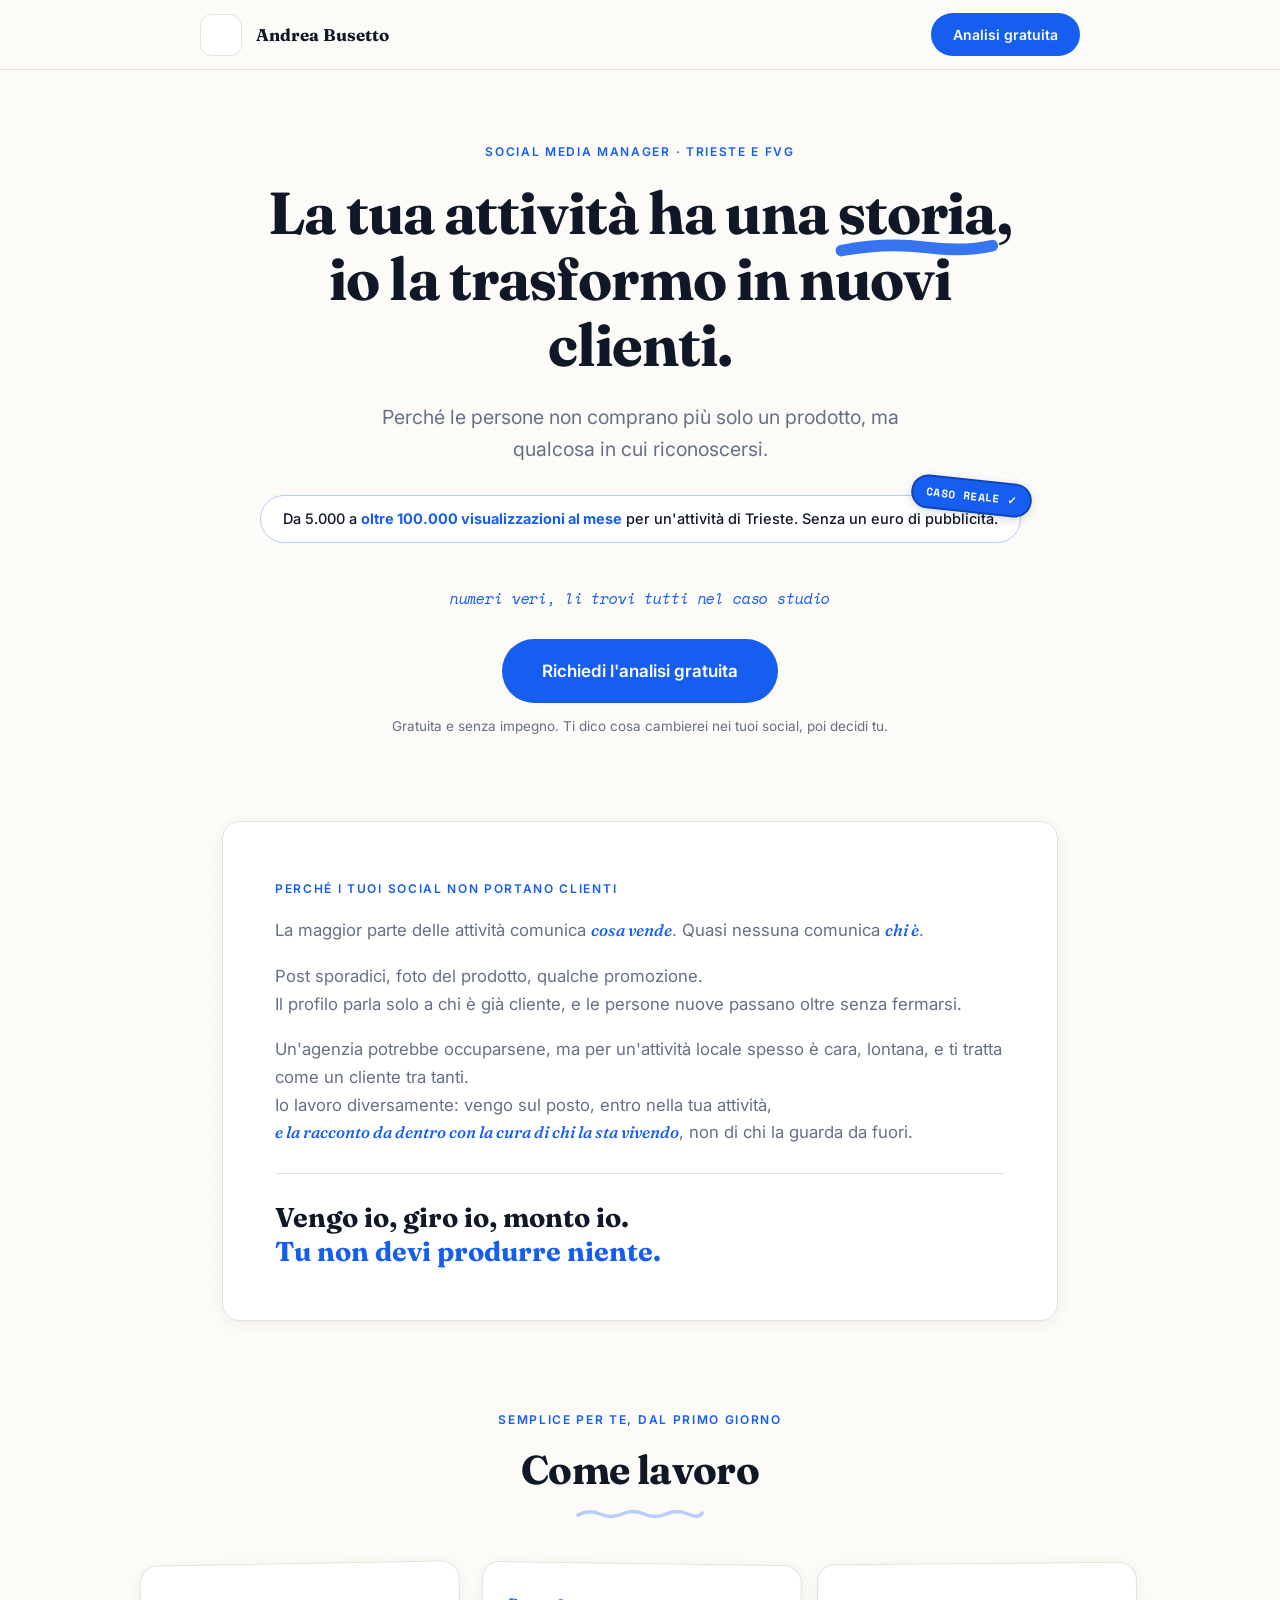
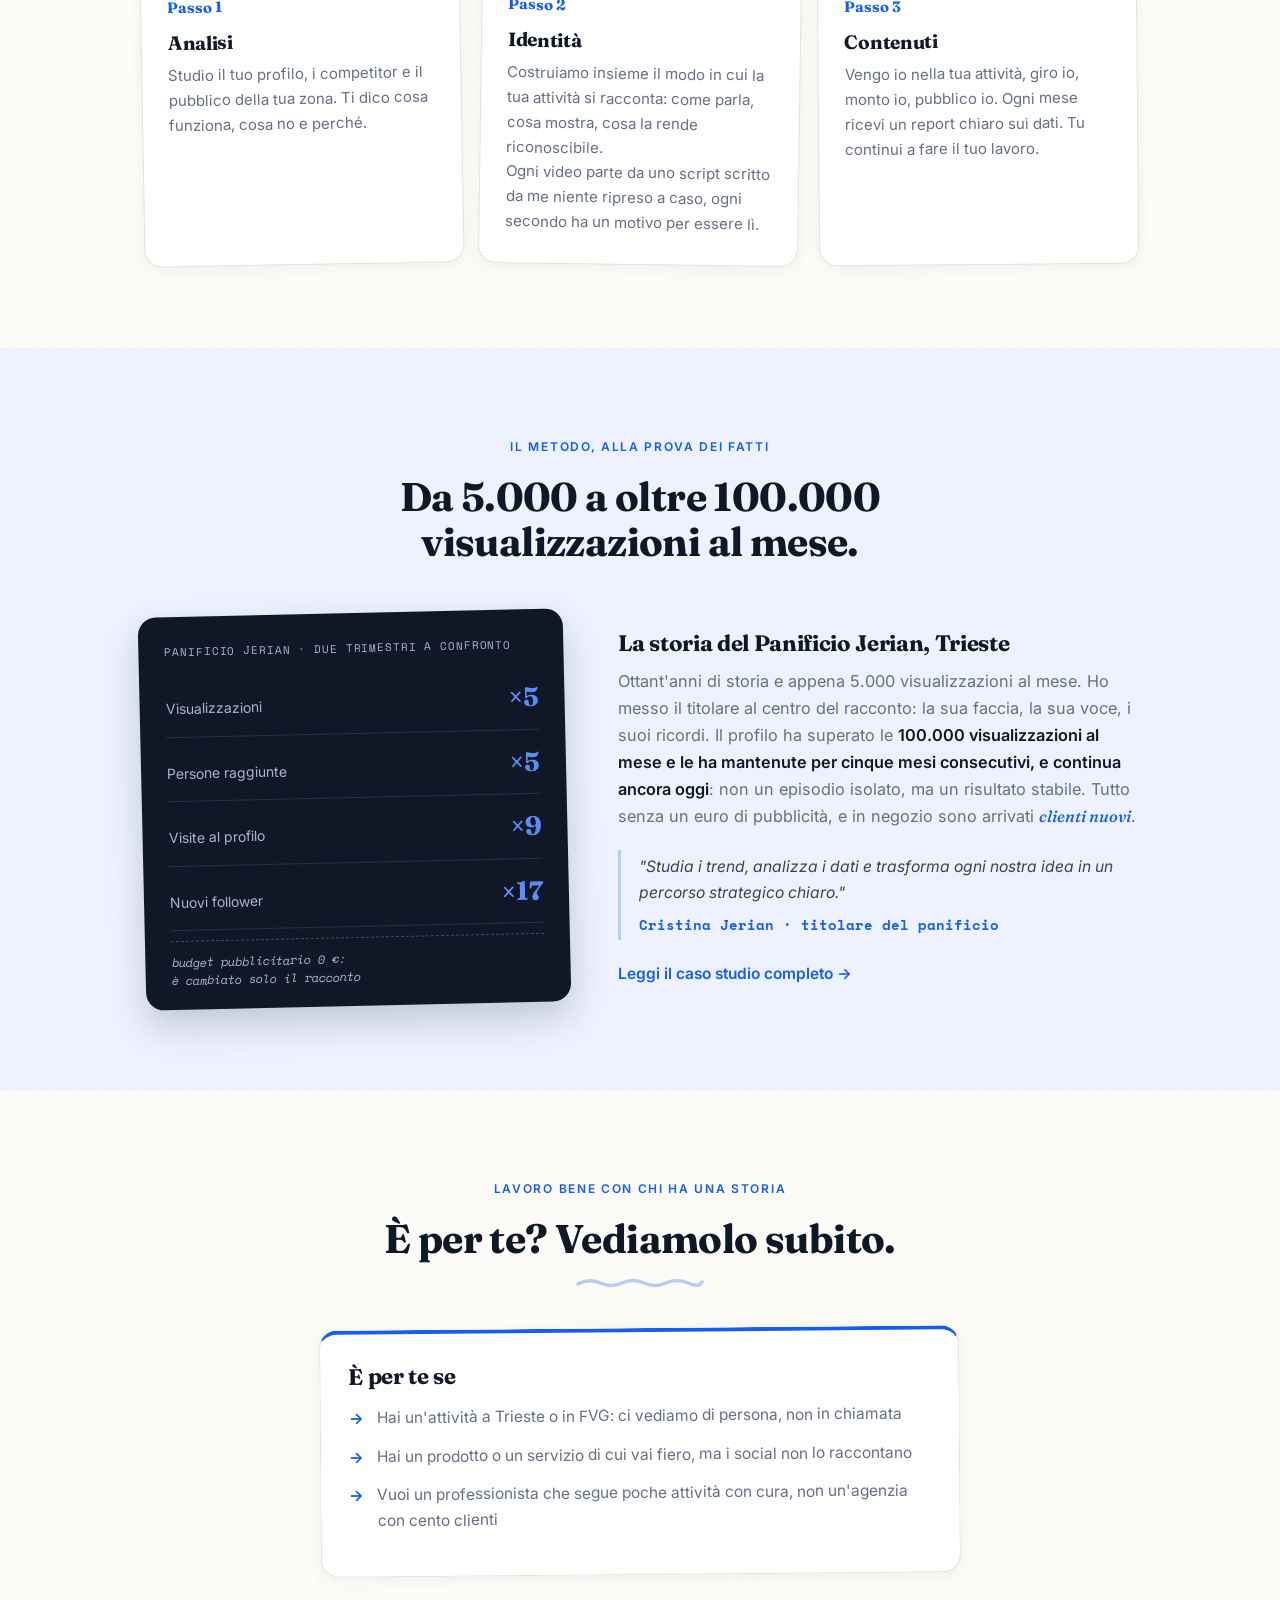
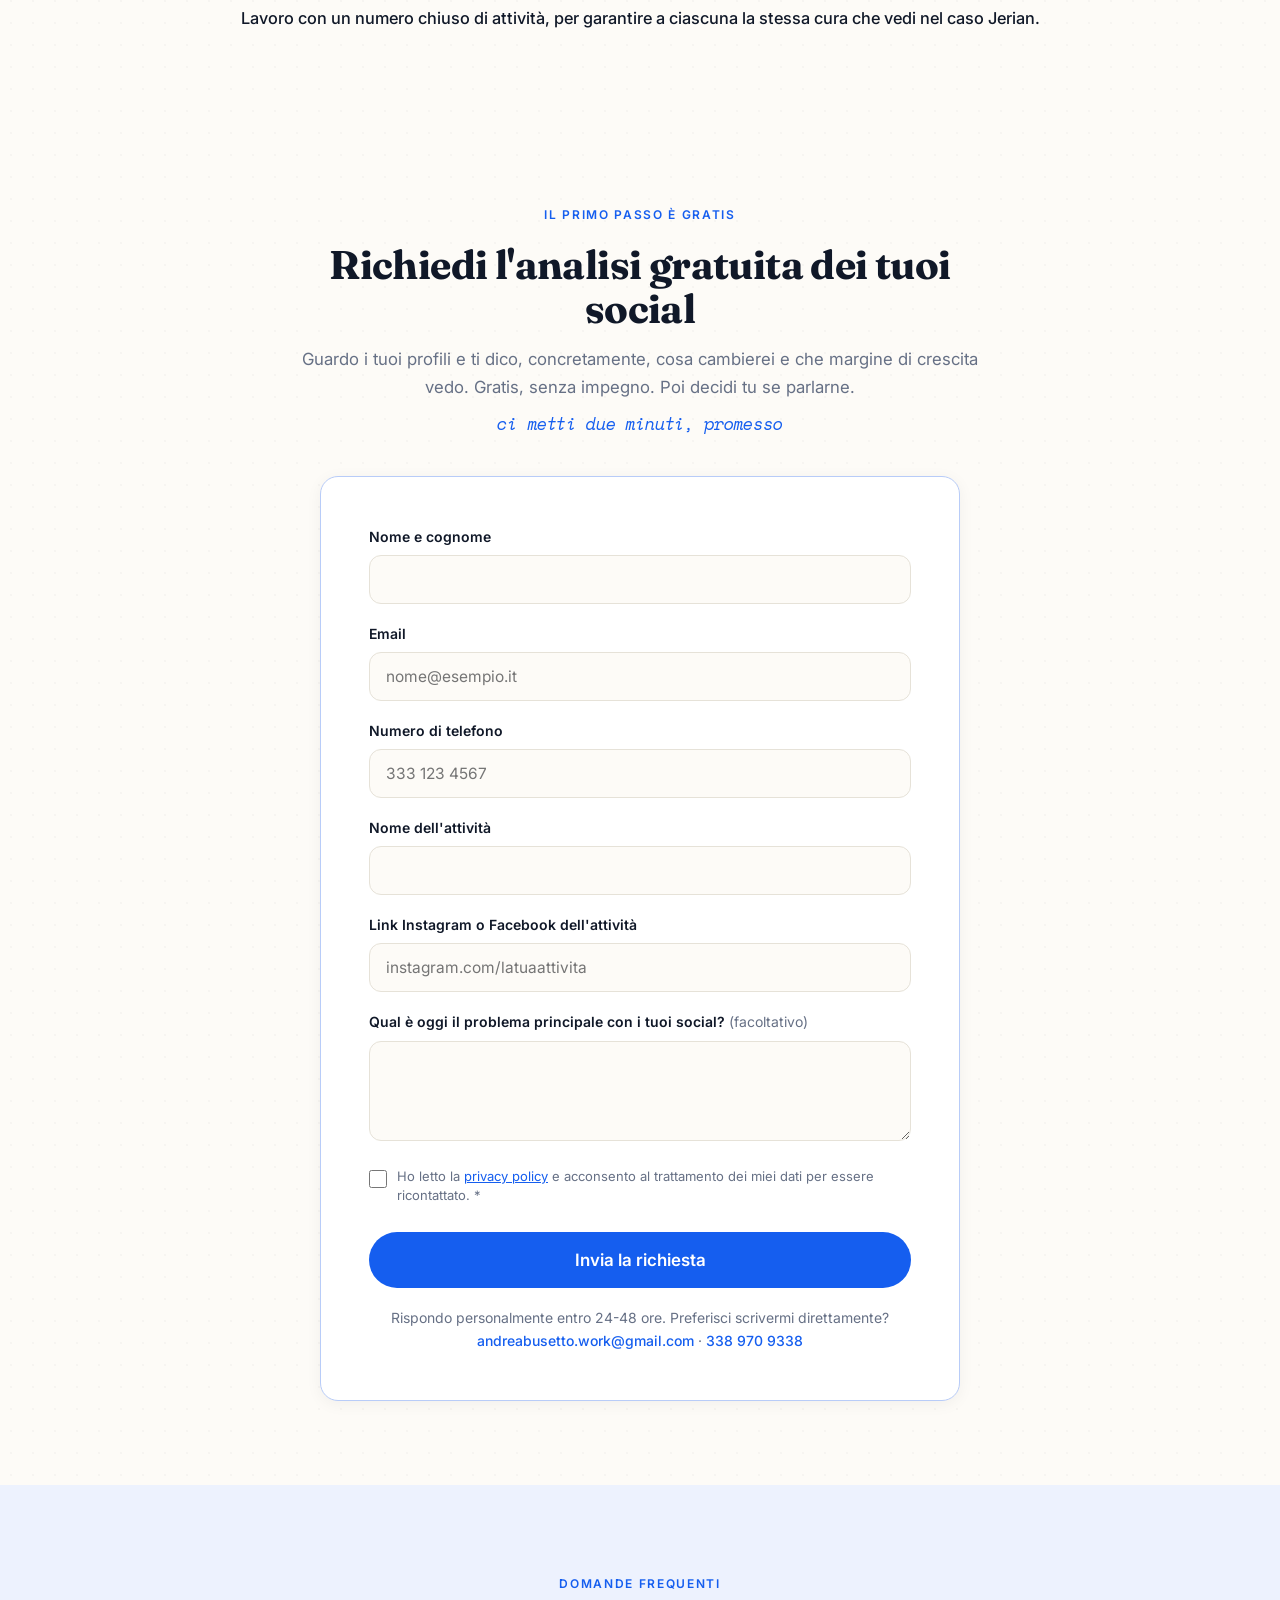
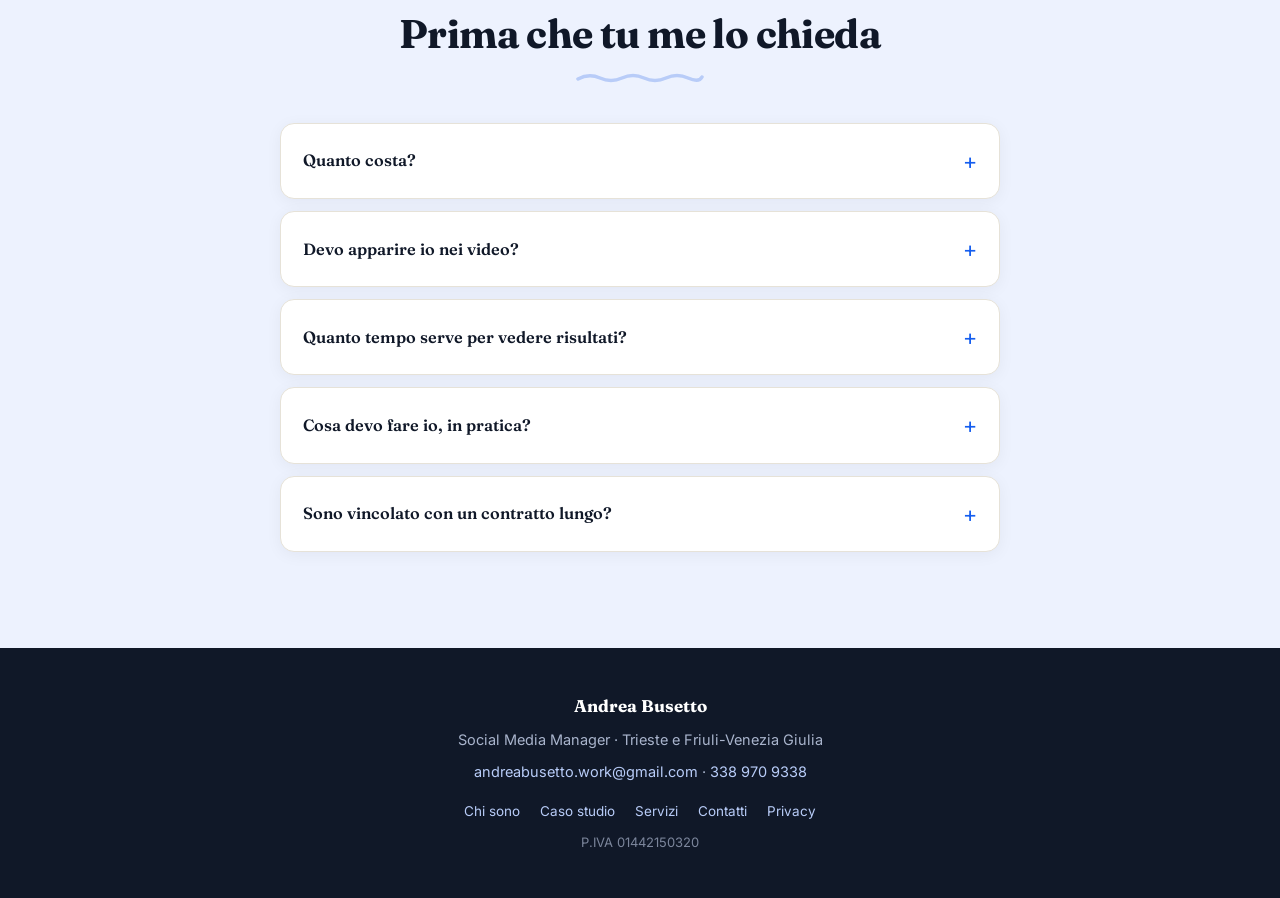
<file: index.html>
<!DOCTYPE html>
<html lang="it">
<head>
<meta charset="UTF-8">
<meta name="viewport" content="width=device-width, initial-scale=1.0">
<title>Social Media Manager a Trieste | Andrea Busetto</title>
<meta name="description" content="La tua attività ha una storia: io la trasformo in nuovi clienti. Gestione social per attività locali di Trieste e FVG. Caso reale: da 5.000 a oltre 100.000 visualizzazioni al mese.">
<link rel="canonical" href="https://www.andreabusetto.it/">
<meta property="og:type" content="website">
<meta property="og:url" content="https://www.andreabusetto.it/">
<meta property="og:title" content="Andrea Busetto — Social Media Manager a Trieste">
<meta property="og:description" content="La tua attività ha una storia: io la trasformo in nuovi clienti. Gestione social per attività locali di Trieste e FVG. Caso reale: da 5.000 a oltre 100.000 visualizzazioni al mese.">
<meta property="og:image" content="https://www.andreabusetto.it/og-image.png">
<meta property="og:image:width" content="600">
<meta property="og:image:height" content="600">
<meta property="og:locale" content="it_IT">
<meta property="og:site_name" content="Andrea Busetto">
<meta name="twitter:card" content="summary_large_image">
<meta name="twitter:title" content="Andrea Busetto — Social Media Manager a Trieste">
<meta name="twitter:description" content="La tua attività ha una storia: io la trasformo in nuovi clienti. Gestione social per attività locali di Trieste e FVG. Caso reale: da 5.000 a oltre 100.000 visualizzazioni al mese.">
<meta name="twitter:image" content="https://www.andreabusetto.it/og-image.png">
<link rel="icon" type="image/png" sizes="180x180" href="/favicon.png">
<link rel="apple-touch-icon" sizes="180x180" href="/favicon.png">
<link rel="shortcut icon" href="/favicon.png">

<link rel="stylesheet" href="fonts.css">
<link rel="stylesheet" href="styles.css">
<script type="application/ld+json">
{
  "@context": "https://schema.org",
  "@type": "ProfessionalService",
  "name": "Andrea Busetto — Social Media Manager",
  "image": "https://www.andreabusetto.it/og-image.png",
  "url": "https://www.andreabusetto.it/",
  "email": "andreabusetto.work@gmail.com",
  "telephone": "+39-338-970-9338",
  "description": "Social Media Manager a Trieste. Gestione di Instagram e Facebook per attività locali, con l'obiettivo di portare clienti nuovi. Caso reale: da 5.000 a oltre 100.000 visualizzazioni al mese senza pubblicità.",
  "founder": {
    "@type": "Person",
    "name": "Andrea Busetto",
    "jobTitle": "Social Media Manager"
  },
  "areaServed": [
    { "@type": "City", "name": "Trieste" },
    { "@type": "AdministrativeArea", "name": "Friuli-Venezia Giulia" }
  ],
  "address": {
    "@type": "PostalAddress",
    "addressLocality": "Trieste",
    "addressRegion": "FVG",
    "addressCountry": "IT"
  },
  "knowsAbout": ["Social Media Management", "Instagram", "Facebook", "Content creation", "Storytelling per attività locali"],
  "sameAs": []
}
</script>
</head>
<body>

<!-- ═══ DRAWER ═══ -->
<div class="drawer-overlay" id="drawer-overlay"></div>
<aside class="drawer" id="drawer" aria-hidden="true" aria-label="Menu">
  <div class="drawer-head">
    <a class="brand" href="index.html">Andrea Busetto</a>
    <button class="drawer-close" id="menu-close" aria-label="Chiudi menu">×</button>
  </div>
  <nav>
    <a href="index.html" class="current">Home</a>
    <a href="chi-sono.html">Chi sono</a>
    <a href="caso-studio.html">Caso studio Jerian</a>
    <a href="servizi.html">Servizi</a>
    <a href="contatti.html">Contatti</a>
  </nav>
  <div class="drawer-cta">
    <a class="btn" href="index.html#analisi">Richiedi l'analisi gratuita</a>
    <p>Gratuita e senza impegno</p>
  </div>
</aside>

<!-- ═══ TOP BAR ═══ -->
<div class="topbar">
  <div class="container topbar-inner">
    <div class="topbar-left">
      <button class="menu-btn" id="menu-open" aria-label="Apri menu" aria-expanded="false" aria-controls="drawer">
        <span></span><span></span><span></span>
      </button>
      <a class="brand" href="index.html">Andrea Busetto</a>
    </div>
    <a class="btn" href="#analisi">Analisi gratuita</a>
  </div>
</div>

<!-- ═══ 1. HERO ═══ -->
<header class="hero hero--clean" id="top">
  <div class="container">
    <span class="eyebrow">Social Media Manager · Trieste e FVG</span>
    <h1>La tua attività ha una <span class="mark">storia<svg viewBox="0 0 100 10" preserveAspectRatio="none" aria-hidden="true"><path d="M2 7 Q 30 2, 55 5 T 98 4"/></svg></span>, io la trasformo in nuovi clienti.</h1>

    <p class="sub sub--wide">Perché le persone non comprano più solo un prodotto, ma qualcosa in cui riconoscersi.</p>

    <div class="stick-wrap" style="margin-top: 30px;">
      <span class="sticker sticker--blue" style="top: -16px; right: -12px; rotate: 6deg;">CASO REALE ✓</span>
      <div class="proof">Da 5.000 a <b>oltre 100.000 visualizzazioni al mese</b> per un'attività di Trieste. Senza un euro di pubblicità.</div>
    </div>
    <p class="note" style="margin: 10px 0 30px;">numeri veri, li trovi tutti nel caso studio</p>

    <div>
      <a class="btn btn--big" href="#analisi">Richiedi l'analisi gratuita</a>
      <p class="btn-note">Gratuita e senza impegno. Ti dico cosa cambierei nei tuoi social, poi decidi tu.</p>
    </div>
  </div>
</header>

<!-- ═══ PROBLEMA ═══ -->
<section class="section problema">
  <div class="container">
    <div class="problema-card reveal">
      <span class="eyebrow">Perché i tuoi social non portano clienti</span>
      <p>La maggior parte delle attività comunica <span class="em">cosa vende</span>. Quasi nessuna comunica <span class="em">chi è</span>.</p>
      <p>Post sporadici, foto del prodotto, qualche promozione.<br>
Il profilo parla solo a chi è già cliente, e le persone nuove passano oltre senza fermarsi.</p>
      <p>Un'agenzia potrebbe occuparsene, ma per un'attività locale spesso è cara, lontana, e ti tratta come un cliente tra tanti.<br>
Io lavoro diversamente: vengo sul posto, entro nella tua attività,<br>
<span class="em">e la racconto da dentro con la cura di chi la sta vivendo</span>, non di chi la guarda da fuori.</p>
      <div class="claim">Vengo io, giro io, monto io.<br><span>Tu non devi produrre niente.</span></div>
    </div>
  </div>
</section>

<!-- ═══ 2. COME LAVORO ═══ -->
<section class="section" style="padding-top: 0;">
  <div class="container--wide">
    <div class="sec-head reveal">
      <span class="eyebrow">Semplice per te, dal primo giorno</span>
      <h2>Come lavoro</h2>
      <svg class="squiggle" viewBox="0 0 130 12" aria-hidden="true"><path d="M3 8 Q 14 2, 25 7 T 47 7 T 69 7 T 91 7 T 113 7 T 127 6"/></svg>
    </div>
    <div class="steps">
      <div class="step reveal tilt-a">
        <span class="n">Passo 1</span>
        <h3>Analisi</h3>
        <p>Studio il tuo profilo, i competitor e il pubblico della tua zona. Ti dico cosa funziona, cosa no e perché.</p>
      </div>
      <div class="step reveal tilt-b">
        <span class="n">Passo 2</span>
        <h3>Identità</h3>
        <p>Costruiamo insieme il modo in cui la tua attività si racconta: come parla, cosa mostra, cosa la rende riconoscibile.<br>
Ogni video parte da uno script scritto da me niente ripreso a caso, ogni secondo ha un motivo per essere lì.</p>
      </div>
      <div class="step reveal tilt-c">
        <span class="n">Passo 3</span>
        <h3>Contenuti</h3>
        <p>Vengo io nella tua attività, giro io, monto io, pubblico io. Ogni mese ricevi un report chiaro sui dati. Tu continui a fare il tuo lavoro.</p>
      </div>
    </div>
  </div>
</section>

<!-- ═══ 3. PROVA JERIAN ═══ -->
<section class="section section--tint">
  <div class="container--wide">
    <div class="sec-head reveal">
      <span class="eyebrow">Il metodo, alla prova dei fatti</span>
      <h2>Da 5.000 a oltre 100.000 visualizzazioni al mese.</h2>
    </div>
    <div class="prova2-grid">
      <div class="board reveal">
        <div class="board-title">Panificio Jerian · due trimestri a confronto</div>
        <div class="board-row"><span class="l">Visualizzazioni</span><span class="v" data-count="5" data-prefix="×">×5</span></div>
        <div class="board-row"><span class="l">Persone raggiunte</span><span class="v" data-count="5" data-prefix="×">×5</span></div>
        <div class="board-row"><span class="l">Visite al profilo</span><span class="v" data-count="9" data-prefix="×">×9</span></div>
        <div class="board-row"><span class="l">Nuovi follower</span><span class="v" data-count="17" data-prefix="×">×17</span></div>
        <div class="board-foot">budget pubblicitario 0 €:<br>è cambiato solo il racconto</div>
      </div>
      <div class="prova2-text reveal">
        <h3>La storia del Panificio Jerian, Trieste</h3>
        <p>Ottant'anni di storia e appena 5.000 visualizzazioni al mese. Ho messo il titolare al centro del racconto: la sua faccia, la sua voce, i suoi ricordi. Il profilo ha superato le <strong>100.000 visualizzazioni al mese e le ha mantenute per cinque mesi consecutivi, e continua ancora oggi</strong>: non un episodio isolato, ma un risultato stabile. Tutto senza un euro di pubblicità, e in negozio sono arrivati <span class="em">clienti nuovi</span>.</p>
        <div class="prova2-quote">"Studia i trend, analizza i dati e trasforma ogni nostra idea in un percorso strategico chiaro."<cite>Cristina Jerian · titolare del panificio</cite></div>
        <a class="link-arrow" href="caso-studio.html">Leggi il caso studio completo →</a>
      </div>
    </div>
  </div>
</section>

<!-- ═══ 4. PER CHI ═══ -->
<section class="section">
  <div class="container">
    <div class="sec-head reveal">
      <span class="eyebrow">Lavoro bene con chi ha una storia</span>
      <h2>È per te? Vediamolo subito.</h2>
      <svg class="squiggle" viewBox="0 0 130 12" aria-hidden="true"><path d="M3 8 Q 14 2, 25 7 T 47 7 T 69 7 T 91 7 T 113 7 T 127 6"/></svg>
    </div>
    <div class="fit-card reveal tilt-c">
      <h3>È per te se</h3>
      <ul>
        <li>Hai un'attività a Trieste o in FVG: ci vediamo di persona, non in chiamata</li>
        <li>Hai un prodotto o un servizio di cui vai fiero, ma i social non lo raccontano</li>
        <li>Vuoi un professionista che segue poche attività con cura, non un'agenzia con cento clienti</li>
      </ul>
    </div>
    <p class="chiusura reveal">Lavoro con un numero chiuso di attività, per garantire a ciascuna la stessa cura che vedi nel caso Jerian.</p>
  </div>
</section>

<!-- ═══ 5. FORM ═══ -->
<section class="section" id="analisi">
  <div class="container">
    <div class="sec-head reveal">
      <span class="eyebrow">Il primo passo è gratis</span>
      <h2>Richiedi l'analisi gratuita dei tuoi social</h2>
      <p>Guardo i tuoi profili e ti dico, concretamente, cosa cambierei e che margine di crescita vedo. Gratis, senza impegno. Poi decidi tu se parlarne.</p>
      <p class="note" style="margin-top: 10px;">ci metti due minuti, promesso</p>
    </div>

    <form class="form-card reveal" id="analisi-form" action="https://formspree.io/f/xojrakrv" method="POST">
      <input type="text" name="_gotcha" style="display:none" tabindex="-1" autocomplete="off" aria-hidden="true">
      <div class="field">
        <label for="f-nome">Nome e cognome</label>
        <input type="text" id="f-nome" name="nome" required autocomplete="name">
      </div>
      <div class="field">
        <label for="f-email">Email</label>
        <input type="email" id="f-email" name="email" required autocomplete="email" placeholder="nome@esempio.it">
      </div>
      <div class="field">
        <label for="f-tel">Numero di telefono</label>
        <input type="tel" id="f-tel" name="telefono" required autocomplete="tel" inputmode="tel" placeholder="333 123 4567">
      </div>
      <div class="field">
        <label for="f-attivita">Nome dell'attività</label>
        <input type="text" id="f-attivita" name="attivita" required autocomplete="organization">
      </div>
      <div class="field">
        <label for="f-social">Link Instagram o Facebook dell'attività</label>
        <input type="text" id="f-social" name="social" required inputmode="url" placeholder="instagram.com/latuaattivita">
      </div>
      <div class="field">
        <label for="f-problema">Qual è oggi il problema principale con i tuoi social? <span class="opt">(facoltativo)</span></label>
        <textarea id="f-problema" name="problema"></textarea>
      </div>
      <div class="field-consent">
        <input type="checkbox" id="f-privacy" name="consenso_privacy" required value="Sì, acconsento">
        <label for="f-privacy">Ho letto la <a href="privacy.html" target="_blank" rel="noopener">privacy policy</a> e acconsento al trattamento dei miei dati per essere ricontattato. *</label>
      </div>
      <button class="btn btn--big" type="submit" id="f-submit">Invia la richiesta</button>
      <div class="form-msg" id="f-msg" role="status"></div>
      <p class="form-contatti">Rispondo personalmente entro 24-48 ore. Preferisci scrivermi direttamente?<br>
        <a href="mailto:andreabusetto.work@gmail.com">andreabusetto.work@gmail.com</a> · <a href="tel:+393389709338">338 970 9338</a>
      </p>
    </form>
  </div>
</section>

<!-- ═══ 6. FAQ ═══ -->
<section class="section section--tint">
  <div class="container">
    <div class="sec-head reveal">
      <span class="eyebrow">Domande frequenti</span>
      <h2>Prima che tu me lo chieda</h2>
      <svg class="squiggle" viewBox="0 0 130 12" aria-hidden="true"><path d="M3 8 Q 14 2, 25 7 T 47 7 T 69 7 T 91 7 T 113 7 T 127 6"/></svg>
    </div>
    <div class="faq-list reveal">
      <details class="faq-item">
        <summary>Quanto costa?</summary>
        <div class="faq-body">Lavoro con pacchetti mensili costruiti sulla singola attività, senza i costi fissi di un'agenzia. Il prezzo giusto dipende da cosa serve davvero ai tuoi social: ne parliamo dopo l'analisi gratuita, così ti propongo solo quello che ha senso per te.</div>
      </details>
      <details class="faq-item">
        <summary>Devo apparire io nei video?</summary>
        <div class="faq-body">È la cosa che funziona meglio, il caso Jerian lo dimostra, ma non è obbligatorio. Per chi preferisce non metterci la faccia, metto a disposizione un presentatore dedicato.</div>
      </details>
      <details class="faq-item">
        <summary>Quanto tempo serve per vedere risultati?</summary>
        <div class="faq-body">I primi segnali arrivano nelle prime settimane. Il salto vero, come nel caso Jerian, si costruisce in qualche mese di lavoro costante. Per questo non prometto miracoli in 15 giorni: mostro i dati, mese per mese.</div>
      </details>
      <details class="faq-item">
        <summary>Cosa devo fare io, in pratica?</summary>
        <div class="faq-body">Quasi niente. Vengo io a girare nella tua attività, monto io, scrivo io script e caption, pubblico io. A te chiedo solo un po' di tempo per le riprese e la disponibilità a raccontarti.</div>
      </details>
      <details class="faq-item">
        <summary>Sono vincolato con un contratto lungo?</summary>
        <div class="faq-body">No. Lavoriamo mese per mese: se il lavoro non ti convince, sei libero. È il motivo per cui ti mostro i dati in un report mensile: voglio che tu rimanga per i risultati, non per un vincolo.</div>
      </details>
    </div>
  </div>
</section>

<!-- ═══ FOOTER ═══ -->
<footer>
  <div class="container">
    <div class="name">Andrea Busetto</div>
    <div>Social Media Manager · Trieste e Friuli-Venezia Giulia</div>
    <div style="margin-top: 8px;">
      <a href="mailto:andreabusetto.work@gmail.com">andreabusetto.work@gmail.com</a> · <a href="tel:+393389709338">338 970 9338</a>
    </div>
    <nav>
      <a href="chi-sono.html">Chi sono</a>
      <a href="caso-studio.html">Caso studio</a>
      <a href="servizi.html">Servizi</a>
        <a href="contatti.html">Contatti</a>
      <a href="privacy.html">Privacy</a>
    </nav>
    <div class="piva">P.IVA 01442150320</div>
  </div>
</footer>

<script src="site.js"></script>
</body>
</html>
</file>
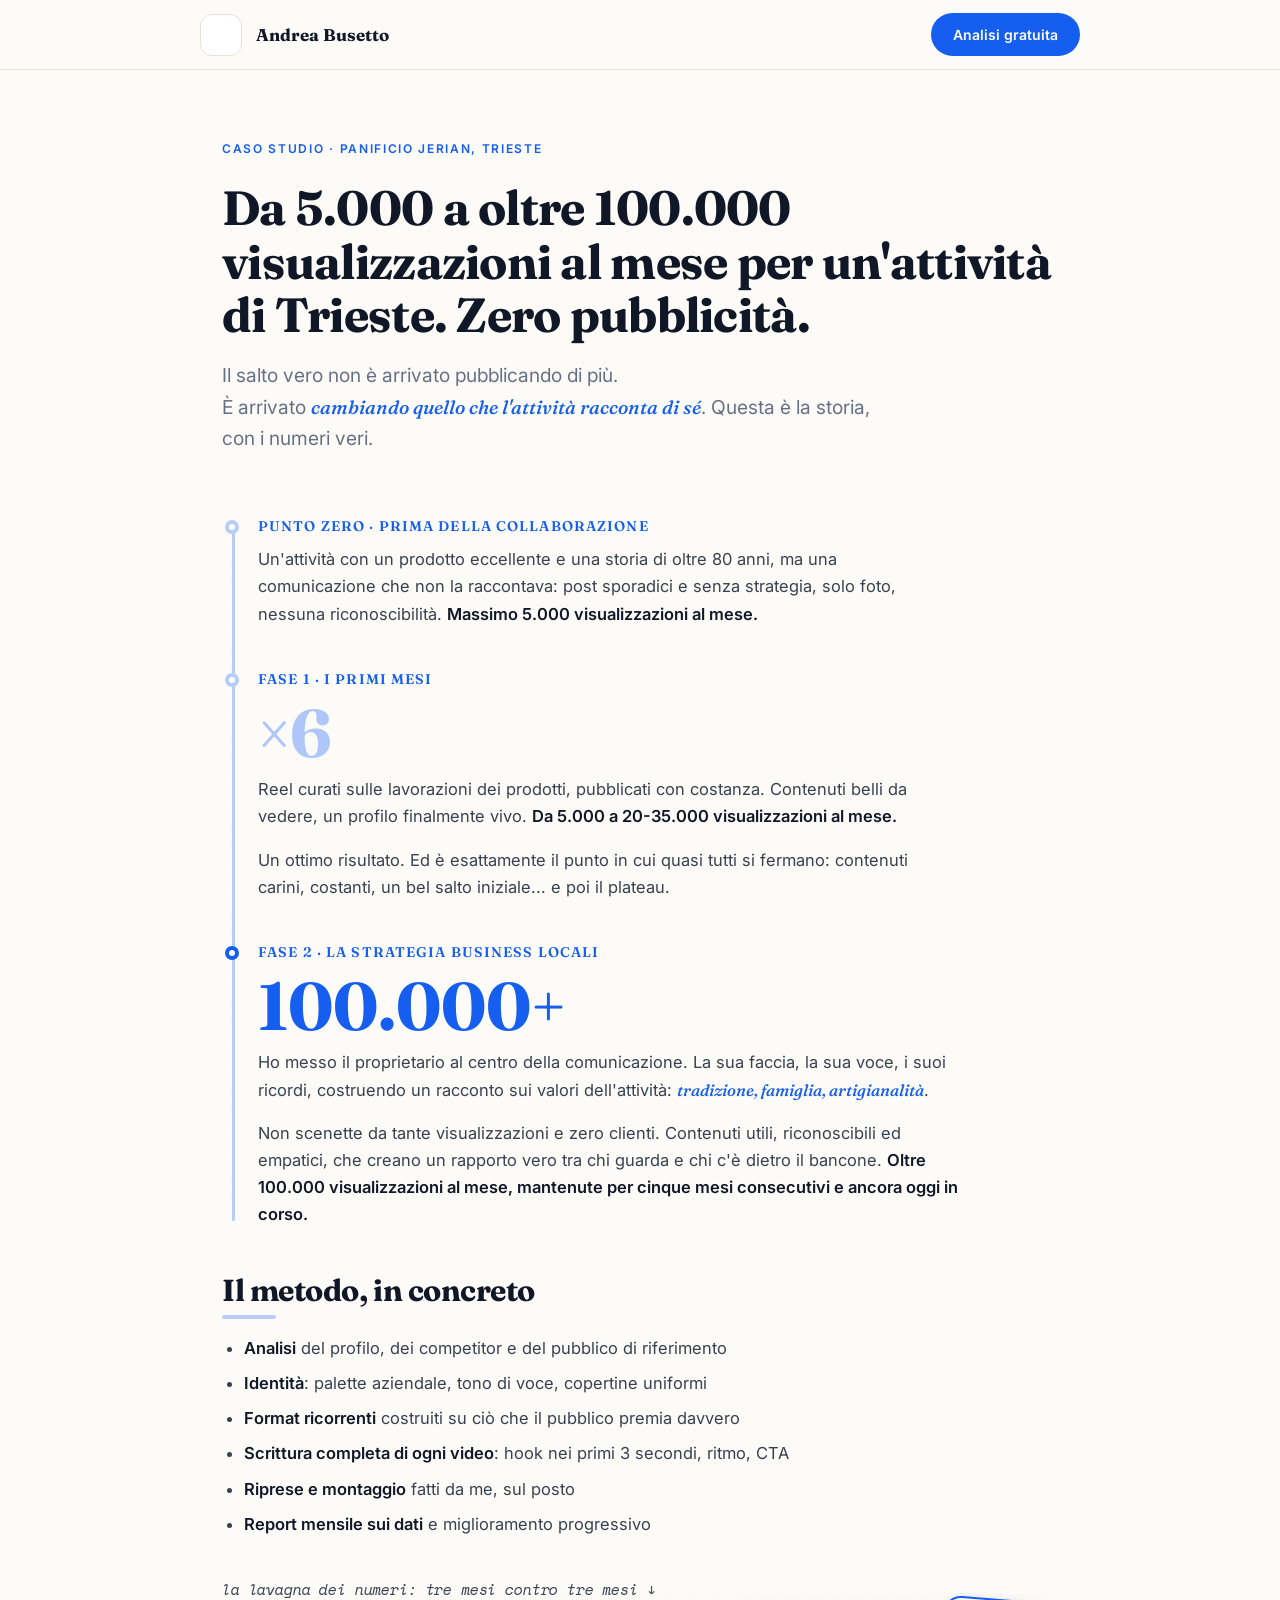
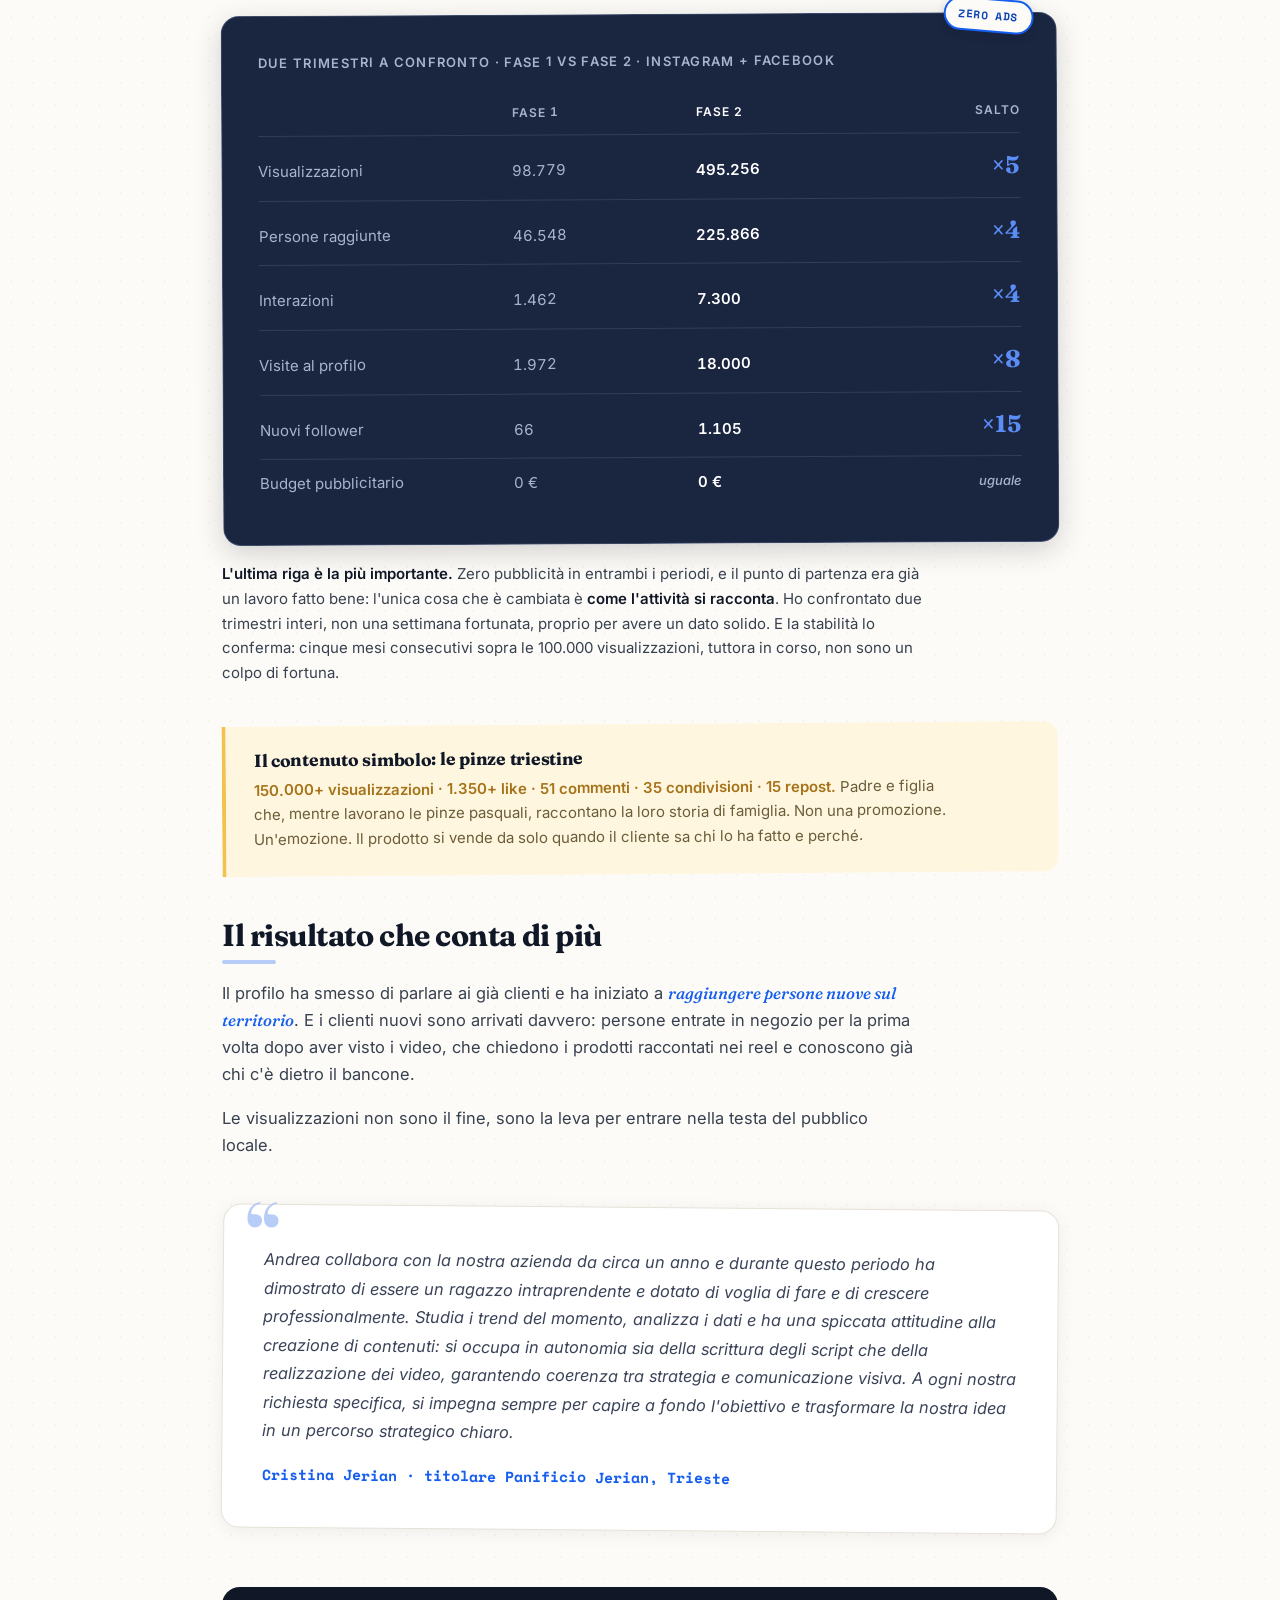
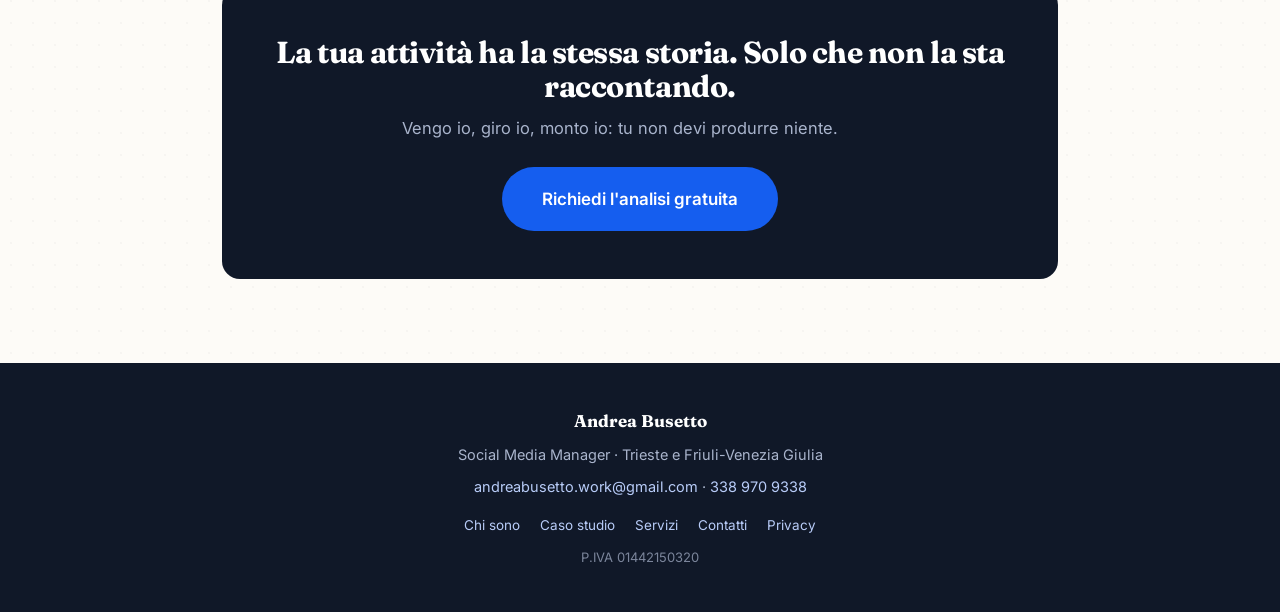
<file: caso-studio.html>
<!DOCTYPE html>
<html lang="it">
<head>
<meta charset="UTF-8">
<meta name="viewport" content="width=device-width, initial-scale=1.0">
<title>Caso studio Panificio Jerian | Social Media Manager Trieste</title>
<meta name="description" content="Da 5.000 a oltre 100.000 visualizzazioni al mese senza pubblicità. I numeri veri di un anno di lavoro sui social del Panificio Jerian, Trieste.">
<link rel="canonical" href="https://www.andreabusetto.it/caso-studio.html">
<meta property="og:type" content="website">
<meta property="og:url" content="https://www.andreabusetto.it/caso-studio.html">
<meta property="og:title" content="Caso studio Panificio Jerian — Andrea Busetto">
<meta property="og:description" content="Da 5.000 a oltre 100.000 visualizzazioni al mese senza pubblicità. I numeri veri di un anno di lavoro sui social del Panificio Jerian, Trieste.">
<meta property="og:image" content="https://www.andreabusetto.it/og-image.png">
<meta property="og:image:width" content="600">
<meta property="og:image:height" content="600">
<meta property="og:locale" content="it_IT">
<meta property="og:site_name" content="Andrea Busetto">
<meta name="twitter:card" content="summary_large_image">
<meta name="twitter:title" content="Caso studio Panificio Jerian — Andrea Busetto">
<meta name="twitter:description" content="Da 5.000 a oltre 100.000 visualizzazioni al mese senza pubblicità. I numeri veri di un anno di lavoro sui social del Panificio Jerian, Trieste.">
<meta name="twitter:image" content="https://www.andreabusetto.it/og-image.png">
<link rel="icon" type="image/png" sizes="180x180" href="/favicon.png">
<link rel="apple-touch-icon" sizes="180x180" href="/favicon.png">
<link rel="shortcut icon" href="/favicon.png">

<link rel="stylesheet" href="fonts.css">
<link rel="stylesheet" href="styles.css">
</head>
<body>

<div class="drawer-overlay" id="drawer-overlay"></div>
<aside class="drawer" id="drawer" aria-hidden="true" aria-label="Menu">
  <div class="drawer-head">
    <a class="brand" href="index.html">Andrea Busetto</a>
    <button class="drawer-close" id="menu-close" aria-label="Chiudi menu">×</button>
  </div>
  <nav>
    <a href="index.html">Home</a>
    <a href="chi-sono.html">Chi sono</a>
    <a href="caso-studio.html" class="current">Caso studio Jerian</a>
    <a href="servizi.html">Servizi</a>
    <a href="contatti.html">Contatti</a>
  </nav>
  <div class="drawer-cta">
    <a class="btn" href="index.html#analisi">Richiedi l'analisi gratuita</a>
    <p>Gratuita e senza impegno</p>
  </div>
</aside>

<div class="topbar">
  <div class="container topbar-inner">
    <div class="topbar-left">
      <button class="menu-btn" id="menu-open" aria-label="Apri menu" aria-expanded="false" aria-controls="drawer">
        <span></span><span></span><span></span>
      </button>
      <a class="brand" href="index.html">Andrea Busetto</a>
    </div>
    <a class="btn" href="index.html#analisi">Analisi gratuita</a>
  </div>
</div>

<header class="page-hero">
  <div class="container">
    <span class="eyebrow">Caso studio · Panificio Jerian, Trieste</span>
    <h1>Da 5.000 a oltre 100.000 visualizzazioni al mese per un'attività di Trieste. Zero pubblicità.</h1>
    <p class="lead">Il salto vero non è arrivato pubblicando di più.<br>
È arrivato <span class="em">cambiando quello che l'attività racconta di sé</span>. Questa è la storia, con i numeri veri.</p>
  </div>
</header>

<main class="page-body">
  <div class="container">

    <div class="timeline">
      <div class="t-item reveal">
        <div class="fase-label">Punto zero · Prima della collaborazione</div>
        <p>Un'attività con un prodotto eccellente e una storia di oltre 80 anni, ma una comunicazione che non la raccontava: post sporadici e senza strategia, solo foto, nessuna riconoscibilità. <strong>Massimo 5.000 visualizzazioni al mese.</strong></p>
      </div>

      <div class="t-item reveal">
        <div class="fase-label">Fase 1 · I primi mesi</div>
        <span class="fase"><span class="mult" style="color:#AFC7F8;">×6</span></span>
        <p>Reel curati sulle lavorazioni dei prodotti, pubblicati con costanza. Contenuti belli da vedere, un profilo finalmente vivo. <strong>Da 5.000 a 20-35.000 visualizzazioni al mese.</strong></p>
        <p>Un ottimo risultato. Ed è esattamente il punto in cui quasi tutti si fermano: contenuti carini, costanti, un bel salto iniziale... e poi il plateau.</p>
      </div>

      <div class="t-item salto reveal">
        <div class="fase-label">Fase 2 · La Strategia Business Locali</div>
        <span class="fase fase--salto"><span class="mult">100.000+</span></span>
        <p>Ho messo il proprietario al centro della comunicazione. La sua faccia, la sua voce, i suoi ricordi, costruendo un racconto sui valori dell'attività: <span class="em">tradizione, famiglia, artigianalità</span>.</p>
        <p>Non scenette da tante visualizzazioni e zero clienti. Contenuti utili, riconoscibili ed empatici, che creano un rapporto vero tra chi guarda e chi c'è dietro il bancone. <strong>Oltre 100.000 visualizzazioni al mese, mantenute per cinque mesi consecutivi e ancora oggi in corso.</strong></p>
      </div>
    </div>

    <h2>Il metodo, in concreto</h2>
    <ul>
      <li><strong>Analisi</strong> del profilo, dei competitor e del pubblico di riferimento</li>
      <li><strong>Identità</strong>: palette aziendale, tono di voce, copertine uniformi</li>
      <li><strong>Format ricorrenti</strong> costruiti su ciò che il pubblico premia davvero</li>
      <li><strong>Scrittura completa di ogni video</strong>: hook nei primi 3 secondi, ritmo, CTA</li>
      <li><strong>Riprese e montaggio</strong> fatti da me, sul posto</li>
      <li><strong>Report mensile sui dati</strong> e miglioramento progressivo</li>
    </ul>

    <p class="note" style="margin: 40px 0 -30px;">la lavagna dei numeri: tre mesi contro tre mesi ↓</p>
    <div class="stats-wrap reveal">
      <span class="sticker sticker--ghost" style="top: -15px; right: 22px; rotate: 5deg;">ZERO ADS</span>
      <div class="stats-title">Due trimestri a confronto · Fase 1 vs Fase 2 · Instagram + Facebook</div>
      <div class="stat-row head"><span class="lbl"></span><span class="f1">Fase 1</span><span class="f2">Fase 2</span><span class="mx" style="font-family:'Inter',sans-serif;font-size:12px;font-weight:600;color:var(--muted-on-ink);">Salto</span></div>
      <div class="stat-row"><span class="lbl">Visualizzazioni</span><span class="f1">98.779</span><span class="f2">495.256</span><span class="mx" data-count="5" data-prefix="×">×5</span></div>
      <div class="stat-row"><span class="lbl">Persone raggiunte</span><span class="f1">46.548</span><span class="f2">225.866</span><span class="mx" data-count="5" data-prefix="×">×5</span></div>
      <div class="stat-row"><span class="lbl">Interazioni</span><span class="f1">1.462</span><span class="f2">7.300</span><span class="mx" data-count="5" data-prefix="×">×5</span></div>
      <div class="stat-row"><span class="lbl">Visite al profilo</span><span class="f1">1.972</span><span class="f2">18.000</span><span class="mx" data-count="9" data-prefix="×">×9</span></div>
      <div class="stat-row"><span class="lbl">Nuovi follower</span><span class="f1">66</span><span class="f2">1.105</span><span class="mx" data-count="17" data-prefix="×">×17</span></div>
      <div class="stat-row"><span class="lbl">Budget pubblicitario</span><span class="f1">0 €</span><span class="f2">0 €</span><span class="mx same">uguale</span></div>
    </div>
    <p class="stats-note reveal"><strong>L'ultima riga è la più importante.</strong> Zero pubblicità in entrambi i periodi, e il punto di partenza era già un lavoro fatto bene: l'unica cosa che è cambiata è <strong>come l'attività si racconta</strong>. Ho confrontato due trimestri interi, non una settimana fortunata, proprio per avere un dato solido. E la stabilità lo conferma: cinque mesi consecutivi sopra le 100.000 visualizzazioni, tuttora in corso, non sono un colpo di fortuna.</p>

    <div class="simbolo reveal">
      <h3>Il contenuto simbolo: le pinze triestine</h3>
      <p><span class="nums">150.000+ visualizzazioni · 1.350+ like · 51 commenti · 35 condivisioni · 15 repost.</span> Padre e figlia che, mentre lavorano le pinze pasquali, raccontano la loro storia di famiglia. Non una promozione. Un'emozione. Il prodotto si vende da solo quando il cliente sa chi lo ha fatto e perché.</p>
    </div>

    <h2>Il risultato che conta di più</h2>
    <p>Il profilo ha smesso di parlare ai già clienti e ha iniziato a <span class="em">raggiungere persone nuove sul territorio</span>. E i clienti nuovi sono arrivati davvero: persone entrate in negozio per la prima volta dopo aver visto i video, che chiedono i prodotti raccontati nei reel e conoscono già chi c'è dietro il bancone.</p>
    <p>Le visualizzazioni non sono il fine, sono la leva per entrare nella testa del pubblico locale.</p>

    <div class="quote reveal">
      <blockquote>Andrea collabora con la nostra azienda da circa un anno e durante questo periodo ha dimostrato di essere un ragazzo intraprendente e dotato di voglia di fare e di crescere professionalmente. Studia i trend del momento, analizza i dati e ha una spiccata attitudine alla creazione di contenuti: si occupa in autonomia sia della scrittura degli script che della realizzazione dei video, garantendo coerenza tra strategia e comunicazione visiva. A ogni nostra richiesta specifica, si impegna sempre per capire a fondo l'obiettivo e trasformare la nostra idea in un percorso strategico chiaro.</blockquote>
      <cite>Cristina Jerian · titolare Panificio Jerian, Trieste</cite>
    </div>

    <div class="cta-banner">
      <h2 style="color: var(--white);">La tua attività ha la stessa storia. Solo che non la sta raccontando.</h2>
      <p>Vengo io, giro io, monto io: tu non devi produrre niente.</p>
      <a class="btn btn--big" href="index.html#analisi">Richiedi l'analisi gratuita</a>
    </div>

  </div>
</main>

<footer>
  <div class="container">
    <div class="name">Andrea Busetto</div>
    <div>Social Media Manager · Trieste e Friuli-Venezia Giulia</div>
    <div style="margin-top: 8px;">
      <a href="mailto:andreabusetto.work@gmail.com">andreabusetto.work@gmail.com</a> · <a href="tel:+393389709338">338 970 9338</a>
    </div>
    <nav>
      <a href="chi-sono.html">Chi sono</a>
      <a href="caso-studio.html">Caso studio</a>
      <a href="servizi.html">Servizi</a>
        <a href="contatti.html">Contatti</a>
      <a href="privacy.html">Privacy</a>
    </nav>
    <div class="piva">P.IVA 01442150320</div>
  </div>
</footer>

<script src="site.js"></script>
</body>
</html>
</file>
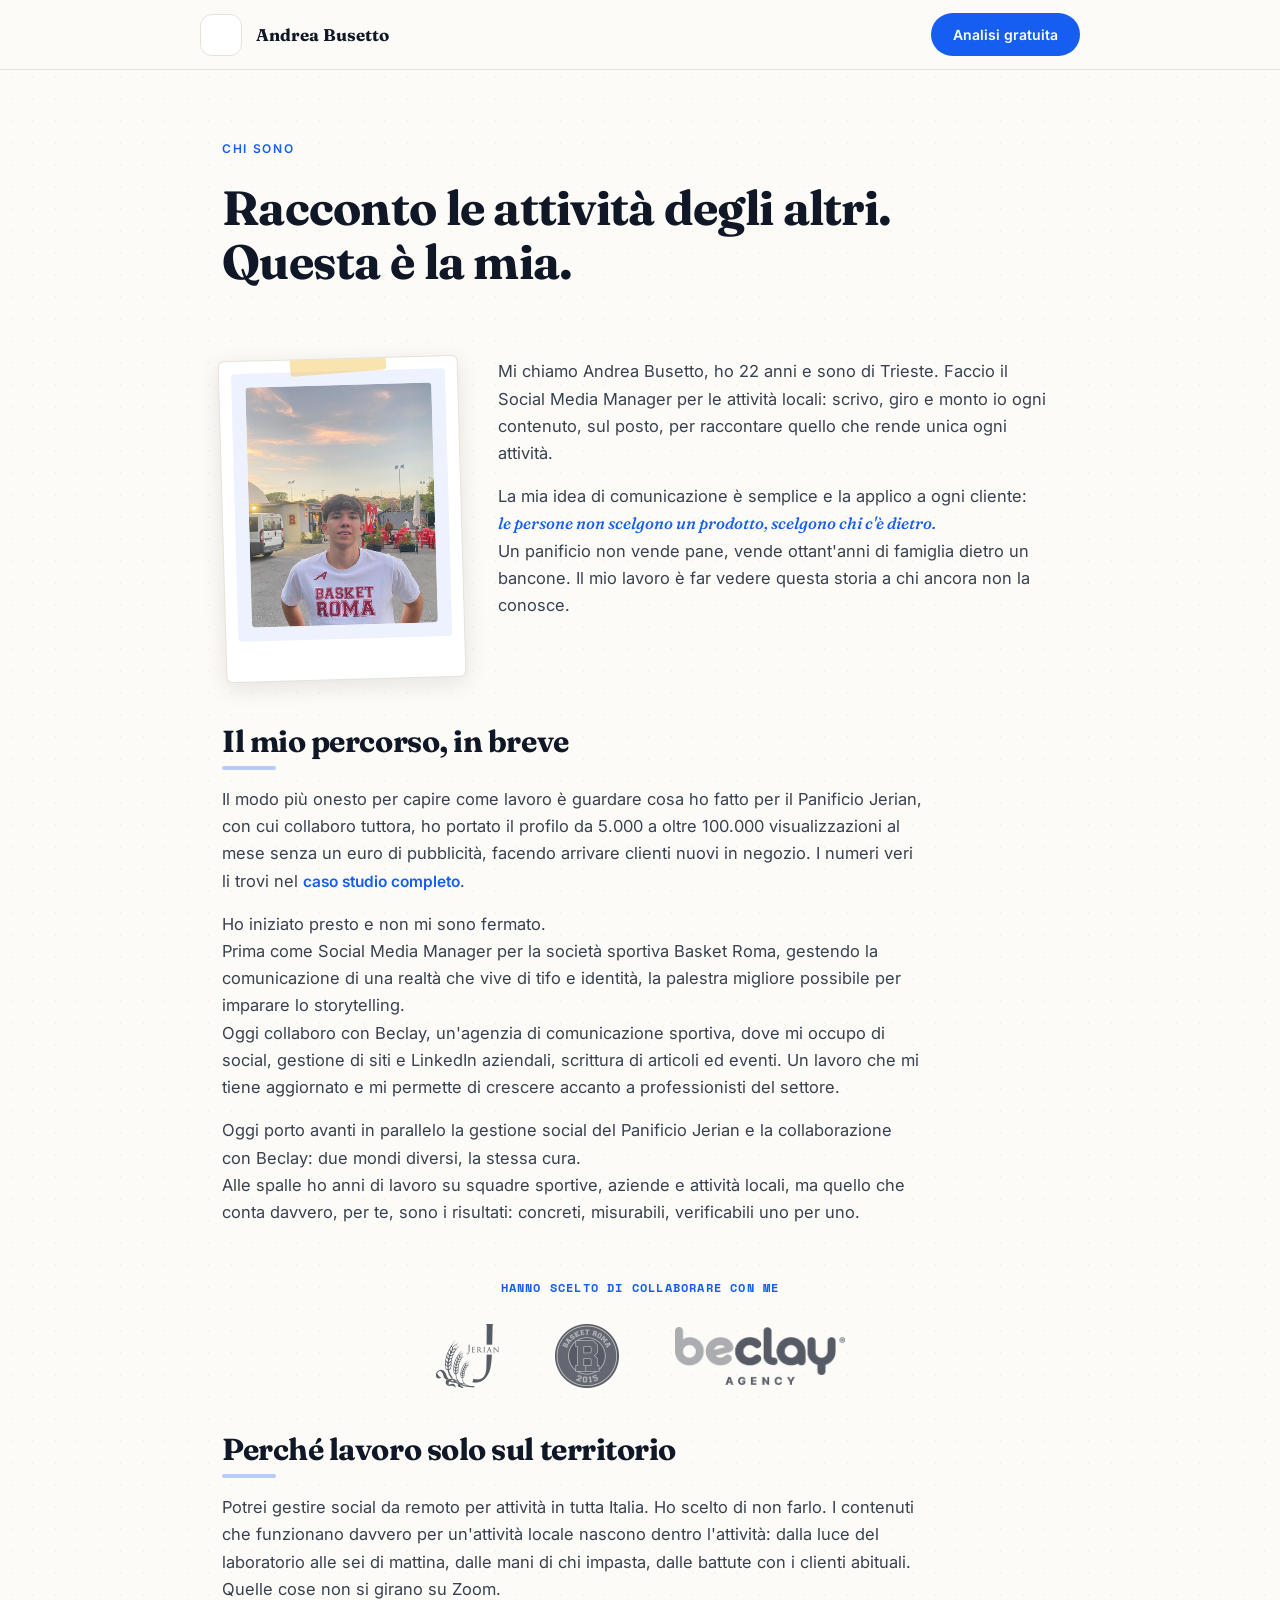
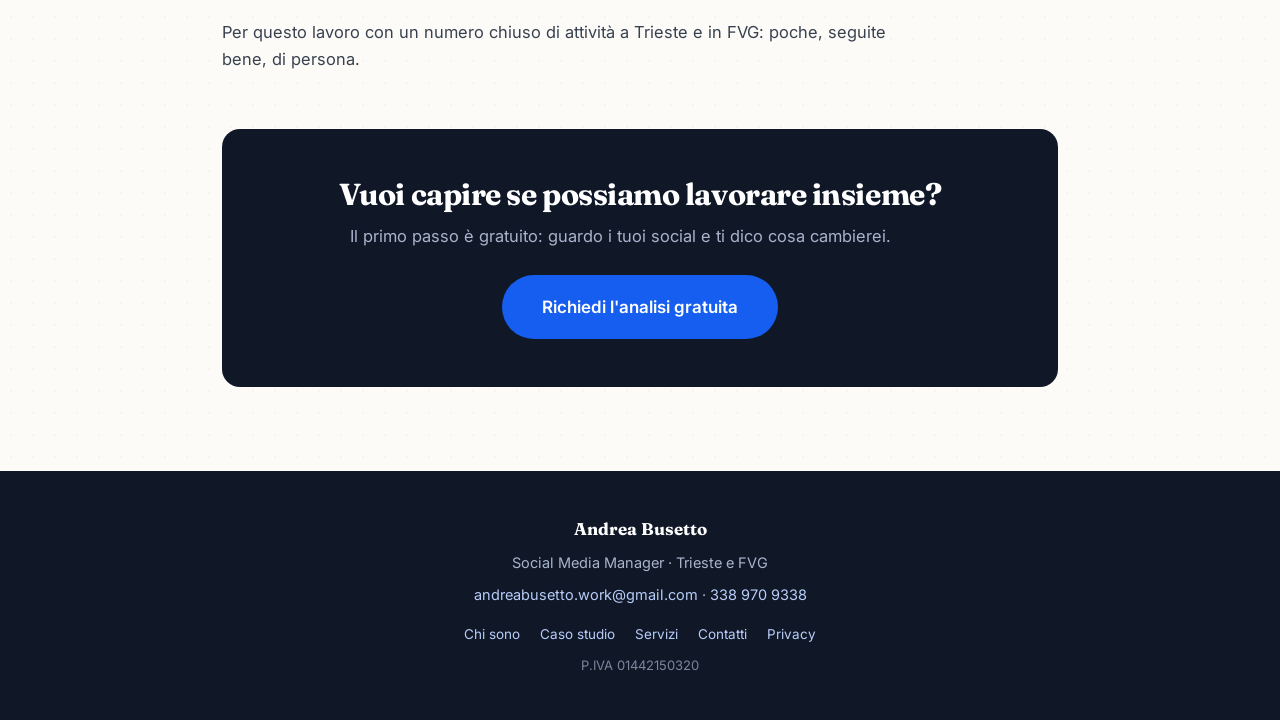
<file: chi-sono (6).html>
<!DOCTYPE html>
<html lang="it">
<head>
<meta charset="UTF-8">
<meta name="viewport" content="width=device-width, initial-scale=1.0">
<title>Chi sono · Andrea Busetto | Social Media Manager Trieste</title>
<meta name="description" content="Chi è Andrea Busetto: Social Media Manager a Trieste, specializzato nel racconto delle attività locali su Instagram e Facebook.">
<link rel="stylesheet" href="fonts.css">
<link rel="stylesheet" href="styles.css">
</head>
<body>

<div class="drawer-overlay" id="drawer-overlay"></div>
<aside class="drawer" id="drawer" aria-hidden="true" aria-label="Menu">
  <div class="drawer-head">
    <a class="brand" href="index.html">Andrea Busetto</a>
    <button class="drawer-close" id="menu-close" aria-label="Chiudi menu">×</button>
  </div>
  <nav>
    <a href="index.html">Home</a>
    <a href="chi-sono.html" class="current">Chi sono</a>
    <a href="caso-studio.html">Caso studio Jerian</a>
    <a href="servizi.html">Servizi</a>
    <a href="contatti.html">Contatti</a>
  </nav>
  <div class="drawer-cta">
    <a class="btn" href="index.html#analisi">Richiedi l'analisi gratuita</a>
    <p>Gratuita e senza impegno</p>
  </div>
</aside>

<div class="topbar">
  <div class="container topbar-inner">
    <div class="topbar-left">
      <button class="menu-btn" id="menu-open" aria-label="Apri menu" aria-expanded="false" aria-controls="drawer">
        <span></span><span></span><span></span>
      </button>
      <a class="brand" href="index.html">Andrea Busetto</a>
    </div>
    <a class="btn" href="index.html#analisi">Analisi gratuita</a>
  </div>
</div>

<header class="page-hero">
  <div class="container">
    <span class="eyebrow">Chi sono</span>
    <h1>Racconto le attività degli altri. Questa è la mia.</h1>
  </div>
</header>

<main class="page-body">
  <div class="container">
    <div class="bio-grid">
      <div class="bio-photo">
        <div class="ph">
          <img src="foto-andrea.jpg" alt="Andrea Busetto">
        </div>
      </div>
      <div>
        <p>Mi chiamo Andrea Busetto, ho 22 anni e sono di Trieste. Faccio il Social Media Manager per le attività locali: scrivo, giro e monto io ogni contenuto, sul posto, per raccontare quello che rende unica ogni attività.</p>
        <p>La mia idea di comunicazione è semplice e la applico a ogni cliente:<br>
<span class="em">le persone non scelgono un prodotto, scelgono chi c'è dietro.</span><br>
Un panificio non vende pane, vende ottant'anni di famiglia dietro un bancone. Il mio lavoro è far vedere questa storia a chi ancora non la conosce.</p>
      </div>
    </div>

    <h2>Il mio percorso, in breve</h2>
    <p>Il modo più onesto per capire come lavoro è guardare cosa ho fatto per il Panificio Jerian, con cui collaboro tuttora, ho portato il profilo da 5.000 a oltre 100.000 visualizzazioni al mese senza un euro di pubblicità, facendo arrivare clienti nuovi in negozio. I numeri veri li trovi nel <a class="link-arrow" href="caso-studio.html">caso studio completo</a>.</p>
    <p>Ho iniziato presto e non mi sono fermato.<br>
Prima come Social Media Manager per la società sportiva Basket Roma, gestendo la comunicazione di una realtà che vive di tifo e identità, la palestra migliore possibile per imparare lo storytelling.<br>
Oggi collaboro con Beclay, un'agenzia di comunicazione sportiva, dove mi occupo di social, gestione di siti e LinkedIn aziendali, scrittura di articoli ed eventi. Un lavoro che mi tiene aggiornato e mi permette di crescere accanto a professionisti del settore.</p>
    <p>Oggi porto avanti in parallelo la gestione social del Panificio Jerian e la collaborazione con Beclay: due mondi diversi, la stessa cura.<br>
Alle spalle ho anni di lavoro su squadre sportive, aziende e attività locali, ma quello che conta davvero, per te, sono i risultati: concreti, misurabili, verificabili uno per uno.</p>

    <div class="loghi reveal" style="margin: 52px 0 8px;">
      <div class="loghi-title">Hanno scelto di collaborare con me</div>
      <div class="loghi-row">
        <span class="logo-item">
          <img class="logo-grey" src="logo-jerian.png" alt="Panificio Jerian">
          <img class="logo-color" src="logo-jerian-color.png" alt="" aria-hidden="true">
        </span>
        <span class="logo-item">
          <img class="logo-grey" src="logo-basket-roma.png" alt="Basket Roma">
          <img class="logo-color" src="logo-basket-roma-color.png" alt="" aria-hidden="true">
        </span>
        <span class="logo-item">
          <img class="logo-grey" src="logo-beclay.png" alt="Beclay Agency">
          <img class="logo-color" src="logo-beclay-color.png" alt="" aria-hidden="true">
        </span>
      </div>
    </div>

    <h2>Perché lavoro solo sul territorio</h2>
    <p>Potrei gestire social da remoto per attività in tutta Italia. Ho scelto di non farlo. I contenuti che funzionano davvero per un'attività locale nascono dentro l'attività: dalla luce del laboratorio alle sei di mattina, dalle mani di chi impasta, dalle battute con i clienti abituali. Quelle cose non si girano su Zoom.</p>
    <p>Per questo lavoro con un numero chiuso di attività a Trieste e in FVG: poche, seguite bene, di persona.</p>

    <div class="cta-banner">
      <h2>Vuoi capire se possiamo lavorare insieme?</h2>
      <p>Il primo passo è gratuito: guardo i tuoi social e ti dico cosa cambierei.</p>
      <a class="btn btn--big" href="index.html#analisi">Richiedi l'analisi gratuita</a>
    </div>
  </div>
</main>

<footer>
  <div class="container">
    <div class="name">Andrea Busetto</div>
    <div>Social Media Manager · Trieste e FVG</div>
    <div style="margin-top: 8px;">
      <a href="mailto:andreabusetto.work@gmail.com">andreabusetto.work@gmail.com</a> · <a href="tel:+393389709338">338 970 9338</a>
    </div>
    <nav>
      <a href="chi-sono.html">Chi sono</a>
      <a href="caso-studio.html">Caso studio</a>
      <a href="servizi.html">Servizi</a>
        <a href="contatti.html">Contatti</a>
      <a href="privacy.html">Privacy</a>
    </nav>
    <div class="piva">P.IVA 01442150320</div>
  </div>
</footer>

<script src="site.js"></script>
</body>
</html>
</file>
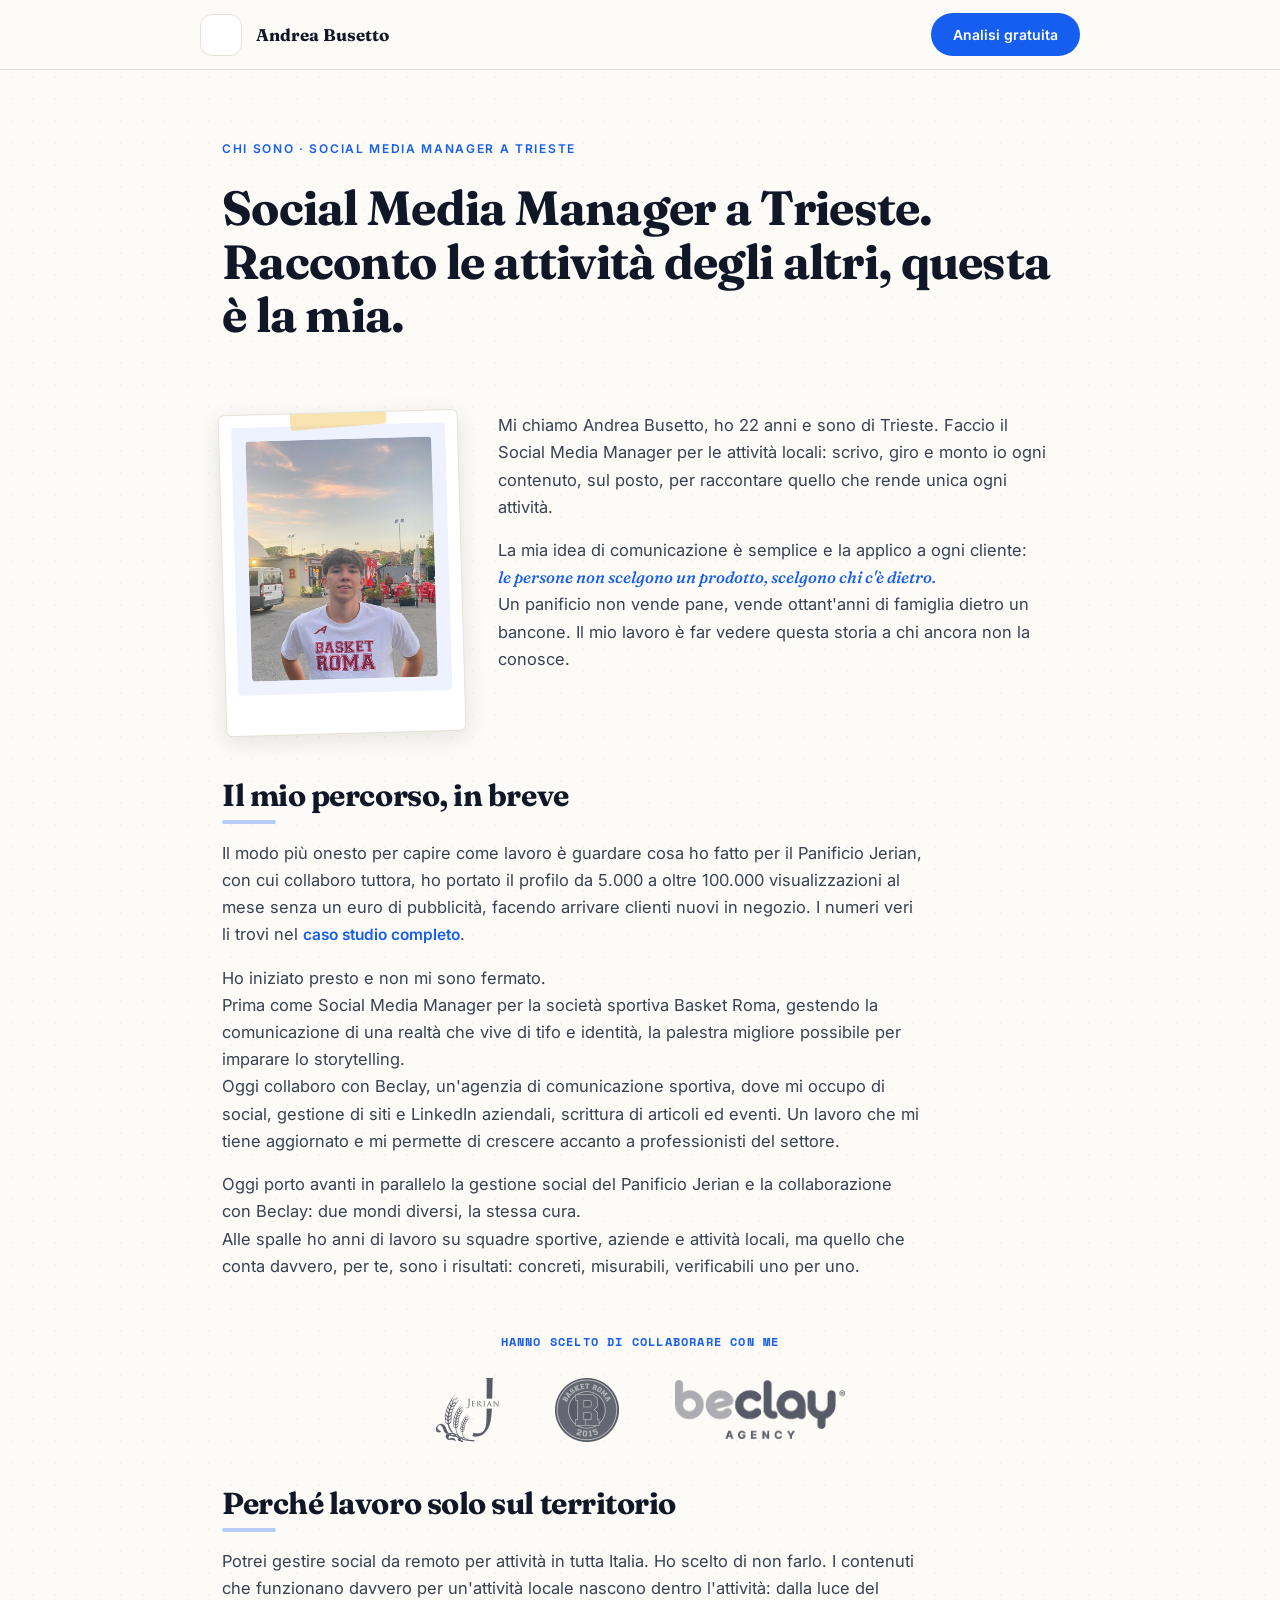
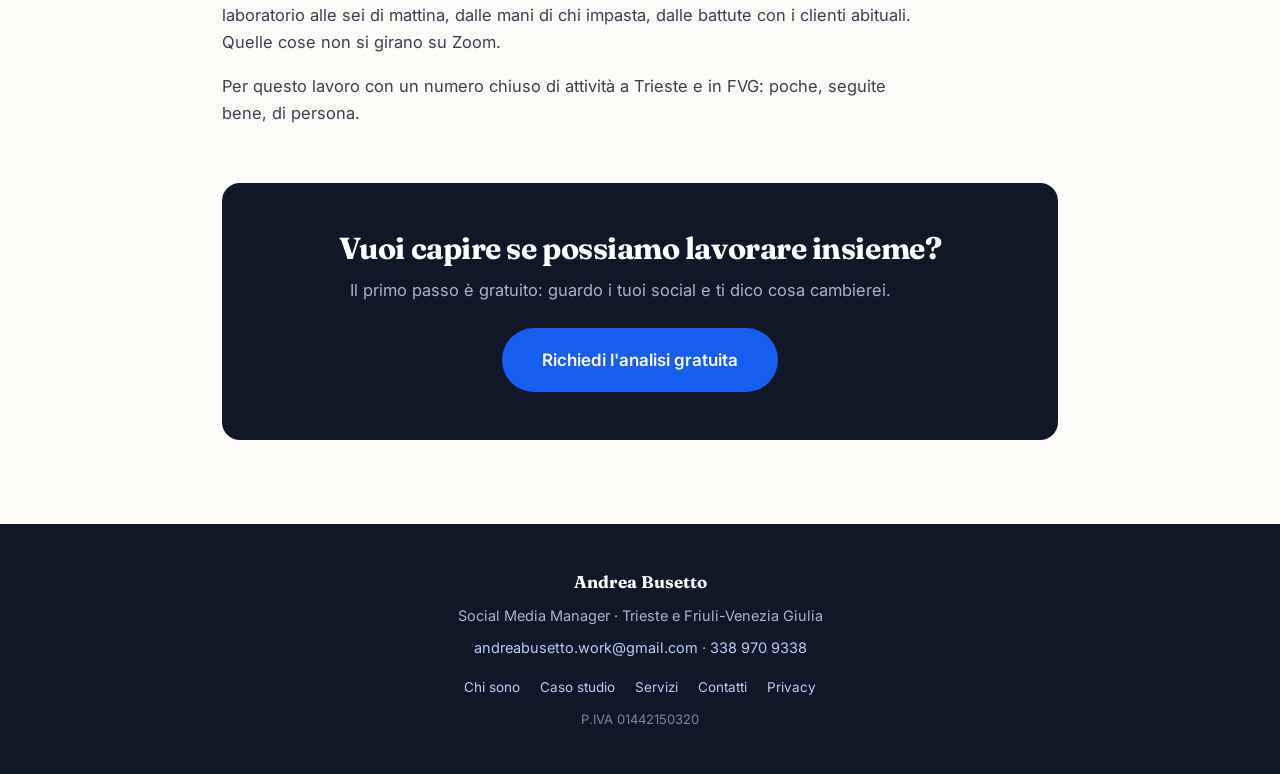
<file: chi-sono.html>
<!DOCTYPE html>
<html lang="it">
<head>
<meta charset="UTF-8">
<meta name="viewport" content="width=device-width, initial-scale=1.0">
<title>Chi sono | Andrea Busetto, Social Media Manager Trieste</title>
<meta name="description" content="Racconto le attività locali di Trieste sui social. La mia storia, il mio metodo e le collaborazioni: Panificio Jerian, Basket Roma, Beclay Agency.">
<link rel="canonical" href="https://www.andreabusetto.it/chi-sono.html">
<meta property="og:type" content="website">
<meta property="og:url" content="https://www.andreabusetto.it/chi-sono.html">
<meta property="og:title" content="Chi sono — Andrea Busetto, Social Media Manager">
<meta property="og:description" content="Racconto le attività locali di Trieste sui social. La mia storia, il mio metodo e le collaborazioni: Panificio Jerian, Basket Roma, Beclay Agency.">
<meta property="og:image" content="https://www.andreabusetto.it/og-image.png">
<meta property="og:image:width" content="600">
<meta property="og:image:height" content="600">
<meta property="og:locale" content="it_IT">
<meta property="og:site_name" content="Andrea Busetto">
<meta name="twitter:card" content="summary_large_image">
<meta name="twitter:title" content="Chi sono — Andrea Busetto, Social Media Manager">
<meta name="twitter:description" content="Racconto le attività locali di Trieste sui social. La mia storia, il mio metodo e le collaborazioni: Panificio Jerian, Basket Roma, Beclay Agency.">
<meta name="twitter:image" content="https://www.andreabusetto.it/og-image.png">
<link rel="icon" type="image/png" sizes="180x180" href="/favicon.png">
<link rel="apple-touch-icon" sizes="180x180" href="/favicon.png">
<link rel="shortcut icon" href="/favicon.png">

<link rel="stylesheet" href="fonts.css">
<link rel="stylesheet" href="styles.css">
</head>
<body>

<div class="drawer-overlay" id="drawer-overlay"></div>
<aside class="drawer" id="drawer" aria-hidden="true" aria-label="Menu">
  <div class="drawer-head">
    <a class="brand" href="index.html">Andrea Busetto</a>
    <button class="drawer-close" id="menu-close" aria-label="Chiudi menu">×</button>
  </div>
  <nav>
    <a href="index.html">Home</a>
    <a href="chi-sono.html" class="current">Chi sono</a>
    <a href="caso-studio.html">Caso studio Jerian</a>
    <a href="servizi.html">Servizi</a>
    <a href="contatti.html">Contatti</a>
  </nav>
  <div class="drawer-cta">
    <a class="btn" href="index.html#analisi">Richiedi l'analisi gratuita</a>
    <p>Gratuita e senza impegno</p>
  </div>
</aside>

<div class="topbar">
  <div class="container topbar-inner">
    <div class="topbar-left">
      <button class="menu-btn" id="menu-open" aria-label="Apri menu" aria-expanded="false" aria-controls="drawer">
        <span></span><span></span><span></span>
      </button>
      <a class="brand" href="index.html">Andrea Busetto</a>
    </div>
    <a class="btn" href="index.html#analisi">Analisi gratuita</a>
  </div>
</div>

<header class="page-hero">
  <div class="container">
    <span class="eyebrow">Chi sono · Social Media Manager a Trieste</span>
    <h1>Social Media Manager a Trieste. Racconto le attività degli altri, questa è la mia.</h1>
  </div>
</header>

<main class="page-body">
  <div class="container">
    <div class="bio-grid">
      <div class="bio-photo">
        <div class="ph">
          <img src="foto-andrea.jpg" alt="Andrea Busetto">
        </div>
      </div>
      <div>
        <p>Mi chiamo Andrea Busetto, ho 22 anni e sono di Trieste. Faccio il Social Media Manager per le attività locali: scrivo, giro e monto io ogni contenuto, sul posto, per raccontare quello che rende unica ogni attività.</p>
        <p>La mia idea di comunicazione è semplice e la applico a ogni cliente:<br>
<span class="em">le persone non scelgono un prodotto, scelgono chi c'è dietro.</span><br>
Un panificio non vende pane, vende ottant'anni di famiglia dietro un bancone. Il mio lavoro è far vedere questa storia a chi ancora non la conosce.</p>
      </div>
    </div>

    <h2>Il mio percorso, in breve</h2>
    <p>Il modo più onesto per capire come lavoro è guardare cosa ho fatto per il Panificio Jerian, con cui collaboro tuttora, ho portato il profilo da 5.000 a oltre 100.000 visualizzazioni al mese senza un euro di pubblicità, facendo arrivare clienti nuovi in negozio. I numeri veri li trovi nel <a class="link-arrow" href="caso-studio.html">caso studio completo</a>.</p>
    <p>Ho iniziato presto e non mi sono fermato.<br>
Prima come Social Media Manager per la società sportiva Basket Roma, gestendo la comunicazione di una realtà che vive di tifo e identità, la palestra migliore possibile per imparare lo storytelling.<br>
Oggi collaboro con Beclay, un'agenzia di comunicazione sportiva, dove mi occupo di social, gestione di siti e LinkedIn aziendali, scrittura di articoli ed eventi. Un lavoro che mi tiene aggiornato e mi permette di crescere accanto a professionisti del settore.</p>
    <p>Oggi porto avanti in parallelo la gestione social del Panificio Jerian e la collaborazione con Beclay: due mondi diversi, la stessa cura.<br>
Alle spalle ho anni di lavoro su squadre sportive, aziende e attività locali, ma quello che conta davvero, per te, sono i risultati: concreti, misurabili, verificabili uno per uno.</p>

    <div class="loghi reveal" style="margin: 52px 0 8px;">
      <div class="loghi-title">Hanno scelto di collaborare con me</div>
      <div class="loghi-row">
        <span class="logo-item">
          <img class="logo-grey" src="logo-jerian.png" alt="Panificio Jerian">
          <img class="logo-color" src="logo-jerian-color.png" alt="" aria-hidden="true">
        </span>
        <span class="logo-item">
          <img class="logo-grey" src="logo-basket-roma.png" alt="Basket Roma">
          <img class="logo-color" src="logo-basket-roma-color.png" alt="" aria-hidden="true">
        </span>
        <span class="logo-item">
          <img class="logo-grey" src="logo-beclay.png" alt="Beclay Agency">
          <img class="logo-color" src="logo-beclay-color.png" alt="" aria-hidden="true">
        </span>
      </div>
    </div>

    <h2>Perché lavoro solo sul territorio</h2>
    <p>Potrei gestire social da remoto per attività in tutta Italia. Ho scelto di non farlo. I contenuti che funzionano davvero per un'attività locale nascono dentro l'attività: dalla luce del laboratorio alle sei di mattina, dalle mani di chi impasta, dalle battute con i clienti abituali. Quelle cose non si girano su Zoom.</p>
    <p>Per questo lavoro con un numero chiuso di attività a Trieste e in FVG: poche, seguite bene, di persona.</p>

    <div class="cta-banner">
      <h2>Vuoi capire se possiamo lavorare insieme?</h2>
      <p>Il primo passo è gratuito: guardo i tuoi social e ti dico cosa cambierei.</p>
      <a class="btn btn--big" href="index.html#analisi">Richiedi l'analisi gratuita</a>
    </div>
  </div>
</main>

<footer>
  <div class="container">
    <div class="name">Andrea Busetto</div>
    <div>Social Media Manager · Trieste e Friuli-Venezia Giulia</div>
    <div style="margin-top: 8px;">
      <a href="mailto:andreabusetto.work@gmail.com">andreabusetto.work@gmail.com</a> · <a href="tel:+393389709338">338 970 9338</a>
    </div>
    <nav>
      <a href="chi-sono.html">Chi sono</a>
      <a href="caso-studio.html">Caso studio</a>
      <a href="servizi.html">Servizi</a>
        <a href="contatti.html">Contatti</a>
      <a href="privacy.html">Privacy</a>
    </nav>
    <div class="piva">P.IVA 01442150320</div>
  </div>
</footer>

<script src="site.js"></script>
</body>
</html>
</file>
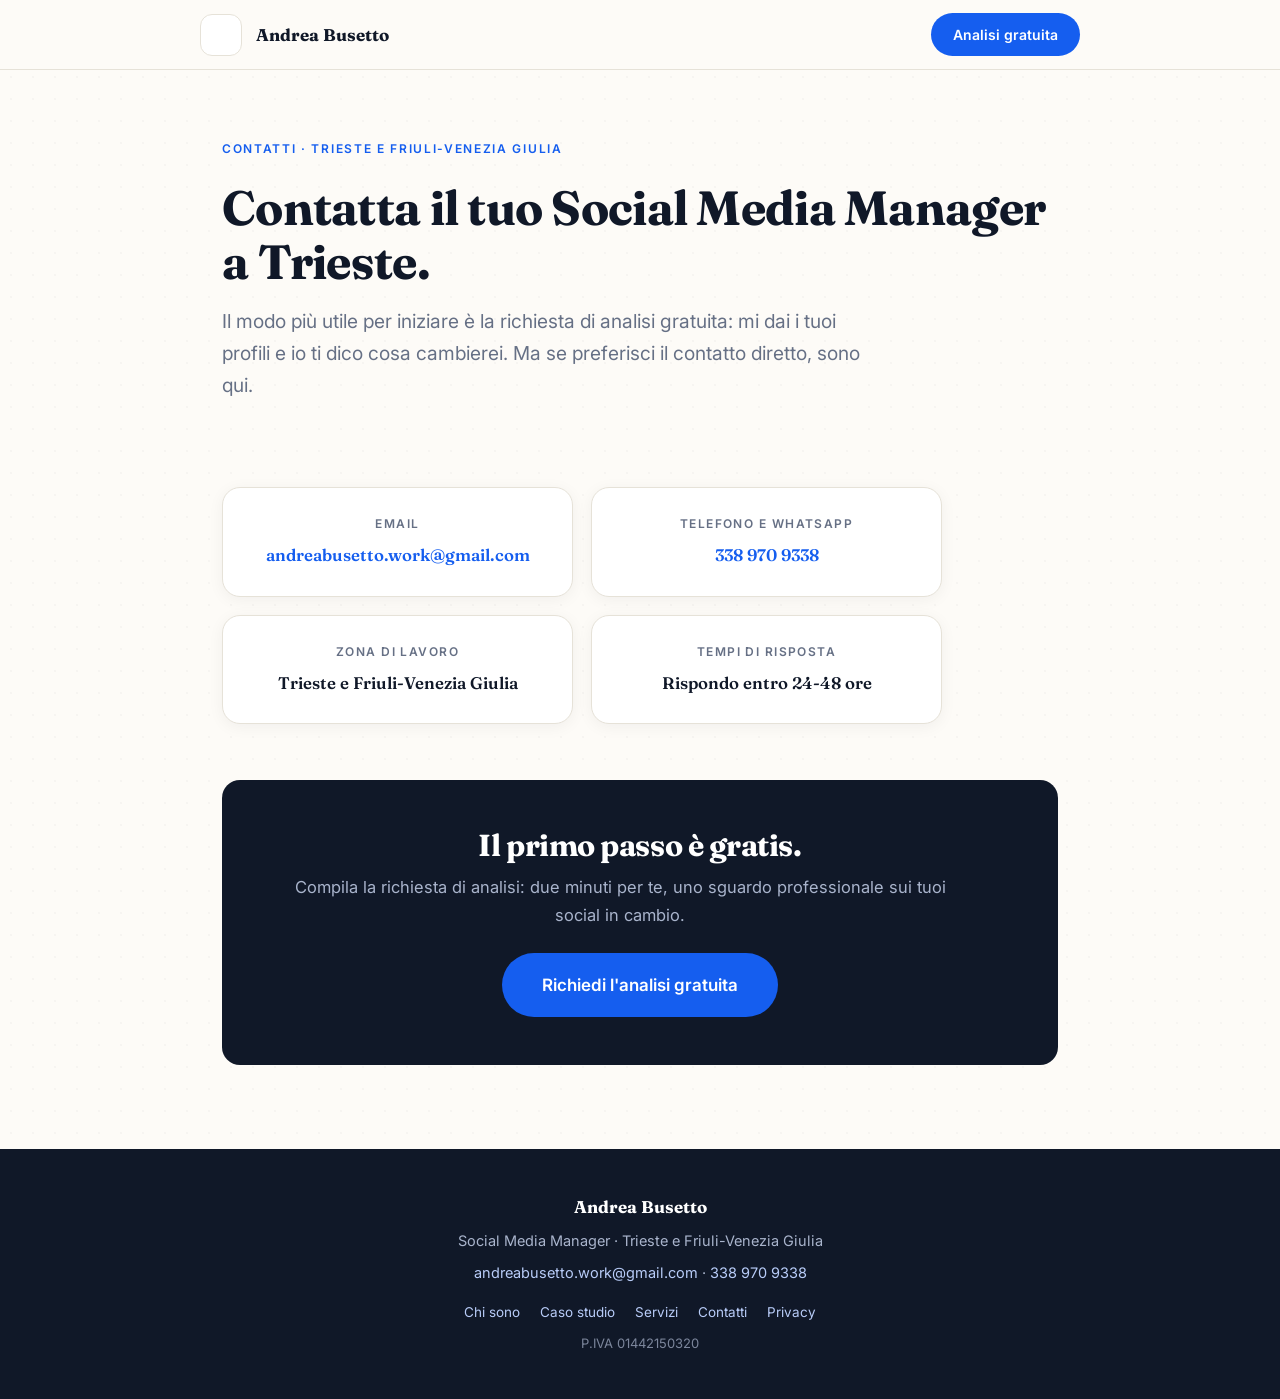
<file: contatti.html>
<!DOCTYPE html>
<html lang="it">
<head>
<meta charset="UTF-8">
<meta name="viewport" content="width=device-width, initial-scale=1.0">
<title>Contatti | Social Media Manager a Trieste e FVG</title>
<meta name="description" content="Richiedi l'analisi gratuita dei tuoi social o scrivimi direttamente. Social Media Manager a Trieste e in Friuli-Venezia Giulia.">
<link rel="canonical" href="https://www.andreabusetto.it/contatti.html">
<meta property="og:type" content="website">
<meta property="og:url" content="https://www.andreabusetto.it/contatti.html">
<meta property="og:title" content="Contatti — Andrea Busetto, Social Media Manager Trieste">
<meta property="og:description" content="Richiedi l'analisi gratuita dei tuoi social o scrivimi direttamente. Social Media Manager a Trieste e in Friuli-Venezia Giulia.">
<meta property="og:image" content="https://www.andreabusetto.it/og-image.png">
<meta property="og:image:width" content="600">
<meta property="og:image:height" content="600">
<meta property="og:locale" content="it_IT">
<meta property="og:site_name" content="Andrea Busetto">
<meta name="twitter:card" content="summary_large_image">
<meta name="twitter:title" content="Contatti — Andrea Busetto, Social Media Manager Trieste">
<meta name="twitter:description" content="Richiedi l'analisi gratuita dei tuoi social o scrivimi direttamente. Social Media Manager a Trieste e in Friuli-Venezia Giulia.">
<meta name="twitter:image" content="https://www.andreabusetto.it/og-image.png">
<link rel="icon" type="image/png" sizes="180x180" href="/favicon.png">
<link rel="apple-touch-icon" sizes="180x180" href="/favicon.png">
<link rel="shortcut icon" href="/favicon.png">

<link rel="stylesheet" href="fonts.css">
<link rel="stylesheet" href="styles.css">
</head>
<body>

<div class="drawer-overlay" id="drawer-overlay"></div>
<aside class="drawer" id="drawer" aria-hidden="true" aria-label="Menu">
  <div class="drawer-head">
    <a class="brand" href="index.html">Andrea Busetto</a>
    <button class="drawer-close" id="menu-close" aria-label="Chiudi menu">×</button>
  </div>
  <nav>
    <a href="index.html">Home</a>
    <a href="chi-sono.html">Chi sono</a>
    <a href="caso-studio.html">Caso studio Jerian</a>
    <a href="servizi.html">Servizi</a>
    <a href="contatti.html" class="current">Contatti</a>
  </nav>
  <div class="drawer-cta">
    <a class="btn" href="index.html#analisi">Richiedi l'analisi gratuita</a>
    <p>Gratuita e senza impegno</p>
  </div>
</aside>

<div class="topbar">
  <div class="container topbar-inner">
    <div class="topbar-left">
      <button class="menu-btn" id="menu-open" aria-label="Apri menu" aria-expanded="false" aria-controls="drawer">
        <span></span><span></span><span></span>
      </button>
      <a class="brand" href="index.html">Andrea Busetto</a>
    </div>
    <a class="btn" href="index.html#analisi">Analisi gratuita</a>
  </div>
</div>

<header class="page-hero">
  <div class="container">
    <span class="eyebrow">Contatti · Trieste e Friuli-Venezia Giulia</span>
    <h1>Contatta il tuo Social Media Manager a Trieste.</h1>
    <p class="lead">Il modo più utile per iniziare è la richiesta di analisi gratuita: mi dai i tuoi profili e io ti dico cosa cambierei. Ma se preferisci il contatto diretto, sono qui.</p>
  </div>
</header>

<main class="page-body">
  <div class="container">
    <div class="contatti-grid">
      <div class="contatto-card reveal">
        <div class="lbl">Email</div>
        <a href="mailto:andreabusetto.work@gmail.com">andreabusetto.work@gmail.com</a>
      </div>
      <div class="contatto-card reveal">
        <div class="lbl">Telefono e WhatsApp</div>
        <a href="tel:+393389709338">338 970 9338</a>
      </div>
      <div class="contatto-card reveal">
        <div class="lbl">Zona di lavoro</div>
        <a href="chi-sono.html" style="color: var(--ink);">Trieste e Friuli-Venezia Giulia</a>
      </div>
      <div class="contatto-card reveal">
        <div class="lbl">Tempi di risposta</div>
        <a href="index.html#analisi" style="color: var(--ink);">Rispondo entro 24-48 ore</a>
      </div>
    </div>

    <div class="cta-banner">
      <h2>Il primo passo è gratis.</h2>
      <p>Compila la richiesta di analisi: due minuti per te, uno sguardo professionale sui tuoi social in cambio.</p>
      <a class="btn btn--big" href="index.html#analisi">Richiedi l'analisi gratuita</a>
    </div>
  </div>
</main>

<footer>
  <div class="container">
    <div class="name">Andrea Busetto</div>
    <div>Social Media Manager · Trieste e Friuli-Venezia Giulia</div>
    <div style="margin-top: 8px;">
      <a href="mailto:andreabusetto.work@gmail.com">andreabusetto.work@gmail.com</a> · <a href="tel:+393389709338">338 970 9338</a>
    </div>
    <nav>
      <a href="chi-sono.html">Chi sono</a>
      <a href="caso-studio.html">Caso studio</a>
      <a href="servizi.html">Servizi</a>
        <a href="contatti.html">Contatti</a>
      <a href="privacy.html">Privacy</a>
    </nav>
    <div class="piva">P.IVA 01442150320</div>
  </div>
</footer>

<script src="site.js"></script>
</body>
</html>
</file>
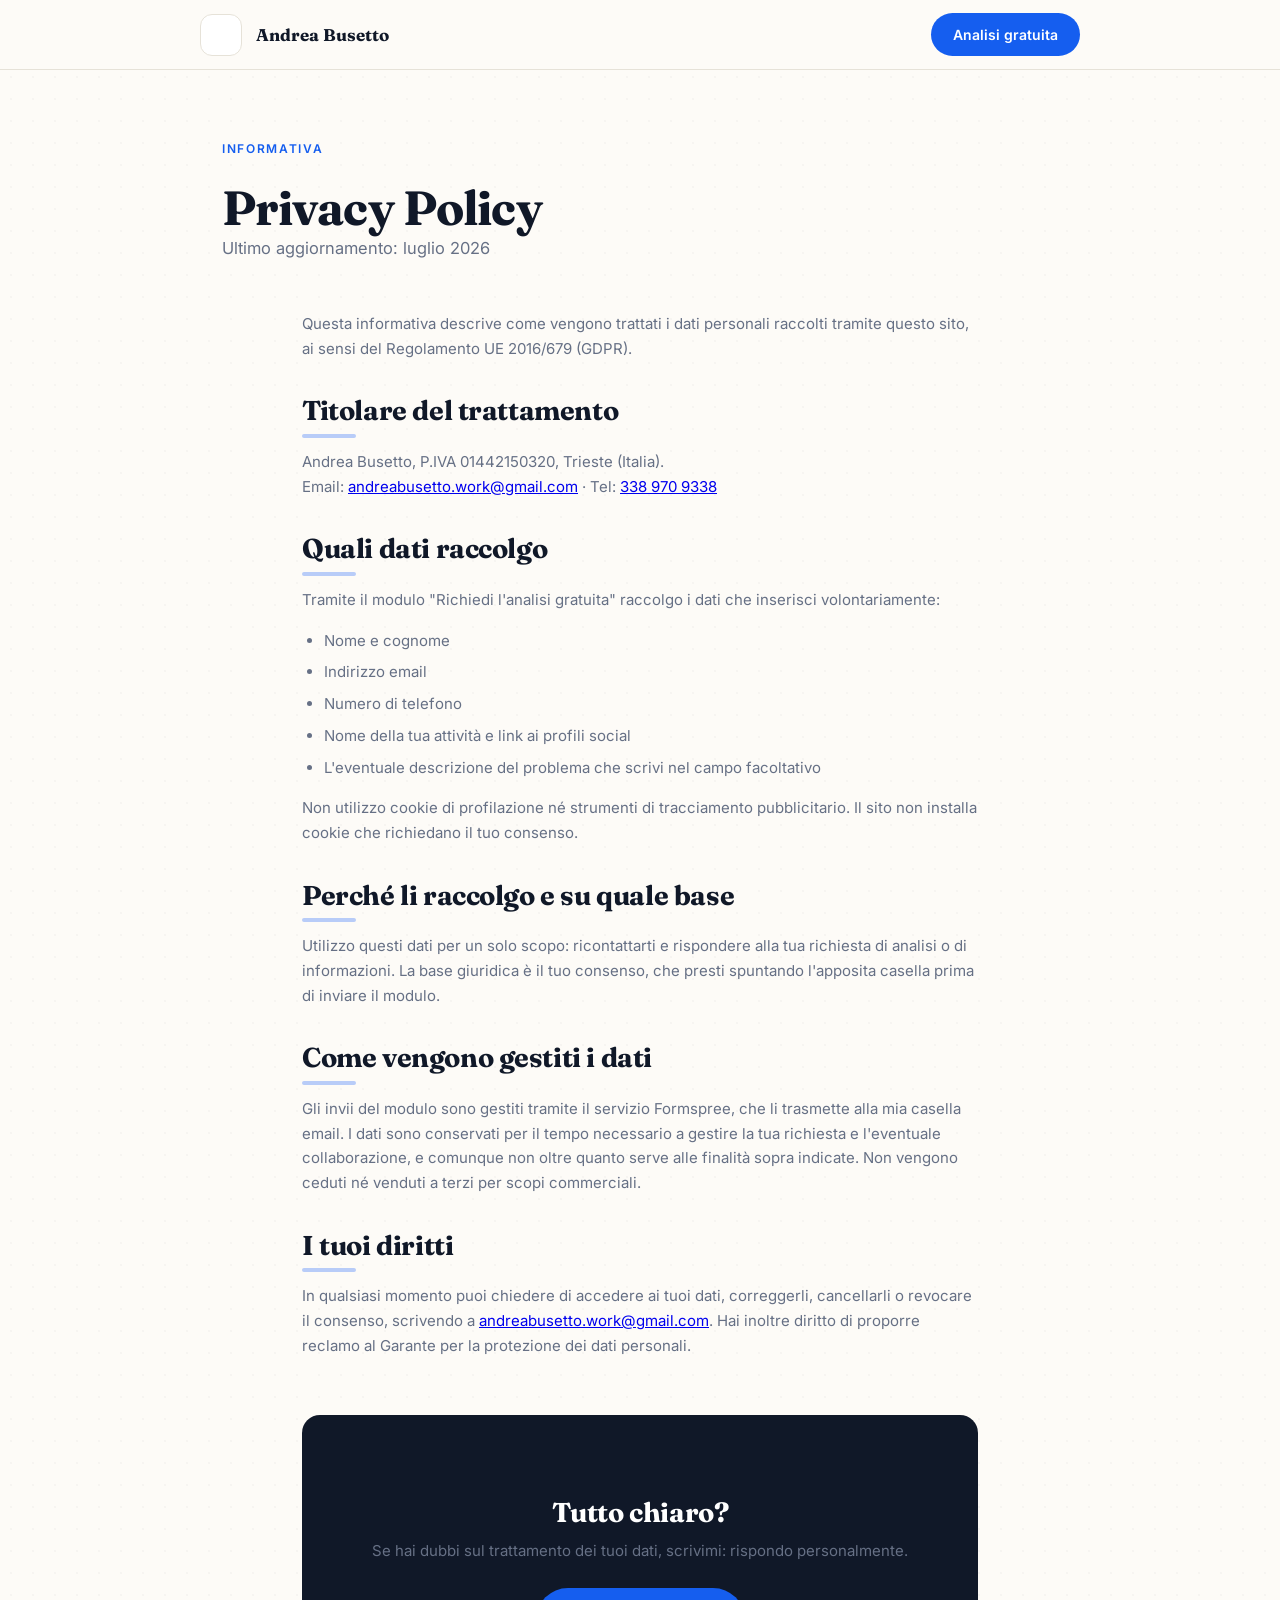
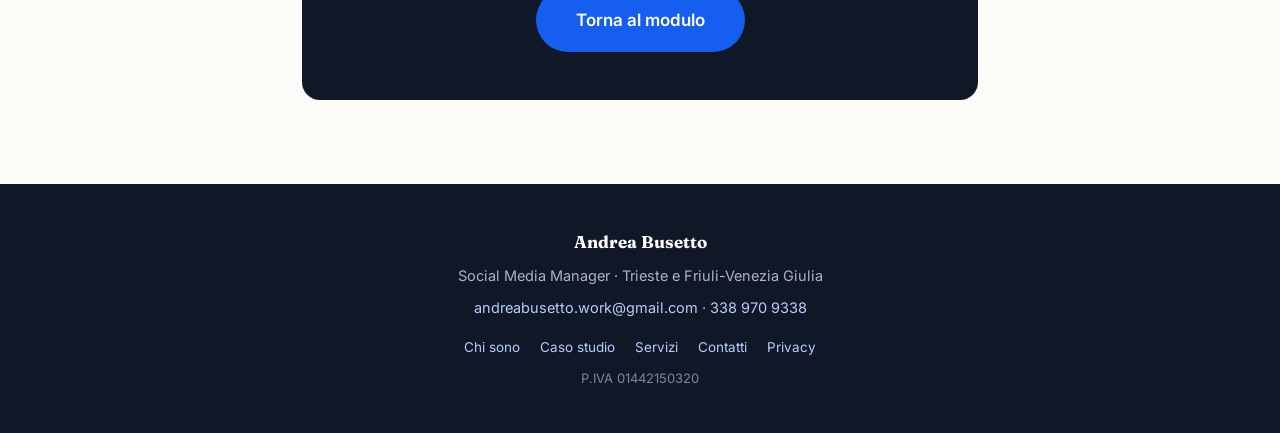
<file: privacy.html>
<!DOCTYPE html>
<html lang="it">
<head>
<meta charset="UTF-8">
<meta name="viewport" content="width=device-width, initial-scale=1.0">
<title>Privacy Policy | Andrea Busetto</title>
<meta name="description" content="Informativa sul trattamento dei dati personali del sito di Andrea Busetto, Social Media Manager a Trieste.">
<link rel="canonical" href="https://www.andreabusetto.it/privacy.html">
<meta property="og:type" content="website">
<meta property="og:url" content="https://www.andreabusetto.it/privacy.html">
<meta property="og:title" content="Privacy Policy — Andrea Busetto">
<meta property="og:description" content="Informativa sul trattamento dei dati personali del sito di Andrea Busetto, Social Media Manager a Trieste.">
<meta property="og:image" content="https://www.andreabusetto.it/og-image.png">
<meta property="og:image:width" content="600">
<meta property="og:image:height" content="600">
<meta property="og:locale" content="it_IT">
<meta property="og:site_name" content="Andrea Busetto">
<meta name="twitter:card" content="summary_large_image">
<meta name="twitter:title" content="Privacy Policy — Andrea Busetto">
<meta name="twitter:description" content="Informativa sul trattamento dei dati personali del sito di Andrea Busetto, Social Media Manager a Trieste.">
<meta name="twitter:image" content="https://www.andreabusetto.it/og-image.png">
<link rel="icon" type="image/png" sizes="180x180" href="/favicon.png">
<link rel="apple-touch-icon" sizes="180x180" href="/favicon.png">
<link rel="shortcut icon" href="/favicon.png">

<meta name="robots" content="noindex">
<link rel="stylesheet" href="fonts.css">
<link rel="stylesheet" href="styles.css">
</head>
<body>

<div class="drawer-overlay" id="drawer-overlay"></div>
<aside class="drawer" id="drawer" aria-hidden="true" aria-label="Menu">
  <div class="drawer-head">
    <a class="brand" href="index.html">Andrea Busetto</a>
    <button class="drawer-close" id="menu-close" aria-label="Chiudi menu">×</button>
  </div>
  <nav>
    <a href="index.html">Home</a>
    <a href="chi-sono.html">Chi sono</a>
    <a href="caso-studio.html">Caso studio Jerian</a>
    <a href="servizi.html">Servizi</a>
    <a href="contatti.html">Contatti</a>
  </nav>
  <div class="drawer-cta">
    <a class="btn" href="index.html#analisi">Richiedi l'analisi gratuita</a>
    <p>Gratuita e senza impegno</p>
  </div>
</aside>

<div class="topbar">
  <div class="container topbar-inner">
    <div class="topbar-left">
      <button class="menu-btn" id="menu-open" aria-label="Apri menu" aria-expanded="false" aria-controls="drawer">
        <span></span><span></span><span></span>
      </button>
      <a class="brand" href="index.html">Andrea Busetto</a>
    </div>
    <a class="btn" href="index.html#analisi">Analisi gratuita</a>
  </div>
</div>

<header class="page-hero">
  <div class="container">
    <span class="eyebrow">Informativa</span>
    <h1>Privacy Policy</h1>
    <p class="updated">Ultimo aggiornamento: luglio 2026</p>
  </div>
</header>

<main class="page-body">
  <div class="container legal">
    <p>Questa informativa descrive come vengono trattati i dati personali raccolti tramite questo sito, ai sensi del Regolamento UE 2016/679 (GDPR).</p>

    <h2>Titolare del trattamento</h2>
    <p>Andrea Busetto, P.IVA 01442150320, Trieste (Italia).<br>
    Email: <a href="mailto:andreabusetto.work@gmail.com">andreabusetto.work@gmail.com</a> · Tel: <a href="tel:+393389709338">338 970 9338</a></p>

    <h2>Quali dati raccolgo</h2>
    <p>Tramite il modulo "Richiedi l'analisi gratuita" raccolgo i dati che inserisci volontariamente:</p>
    <ul>
      <li>Nome e cognome</li>
      <li>Indirizzo email</li>
      <li>Numero di telefono</li>
      <li>Nome della tua attività e link ai profili social</li>
      <li>L'eventuale descrizione del problema che scrivi nel campo facoltativo</li>
    </ul>
    <p>Non utilizzo cookie di profilazione né strumenti di tracciamento pubblicitario. Il sito non installa cookie che richiedano il tuo consenso.</p>

    <h2>Perché li raccolgo e su quale base</h2>
    <p>Utilizzo questi dati per un solo scopo: ricontattarti e rispondere alla tua richiesta di analisi o di informazioni. La base giuridica è il tuo consenso, che presti spuntando l'apposita casella prima di inviare il modulo.</p>

    <h2>Come vengono gestiti i dati</h2>
    <p>Gli invii del modulo sono gestiti tramite il servizio Formspree, che li trasmette alla mia casella email. I dati sono conservati per il tempo necessario a gestire la tua richiesta e l'eventuale collaborazione, e comunque non oltre quanto serve alle finalità sopra indicate. Non vengono ceduti né venduti a terzi per scopi commerciali.</p>

    <h2>I tuoi diritti</h2>
    <p>In qualsiasi momento puoi chiedere di accedere ai tuoi dati, correggerli, cancellarli o revocare il consenso, scrivendo a <a href="mailto:andreabusetto.work@gmail.com">andreabusetto.work@gmail.com</a>. Hai inoltre diritto di proporre reclamo al Garante per la protezione dei dati personali.</p>

    <div class="cta-banner">
      <h2 style="color: var(--white);">Tutto chiaro?</h2>
      <p>Se hai dubbi sul trattamento dei tuoi dati, scrivimi: rispondo personalmente.</p>
      <a class="btn btn--big" href="index.html#analisi">Torna al modulo</a>
    </div>
  </div>
</main>

<footer>
  <div class="container">
    <div class="name">Andrea Busetto</div>
    <div>Social Media Manager · Trieste e Friuli-Venezia Giulia</div>
    <div style="margin-top: 8px;">
      <a href="mailto:andreabusetto.work@gmail.com">andreabusetto.work@gmail.com</a> · <a href="tel:+393389709338">338 970 9338</a>
    </div>
    <nav>
      <a href="chi-sono.html">Chi sono</a>
      <a href="caso-studio.html">Caso studio</a>
      <a href="servizi.html">Servizi</a>
      <a href="contatti.html">Contatti</a>
      <a href="privacy.html">Privacy</a>
    </nav>
    <div class="piva">P.IVA 01442150320</div>
  </div>
</footer>

<script src="site.js"></script>
</body>
</html>
</file>
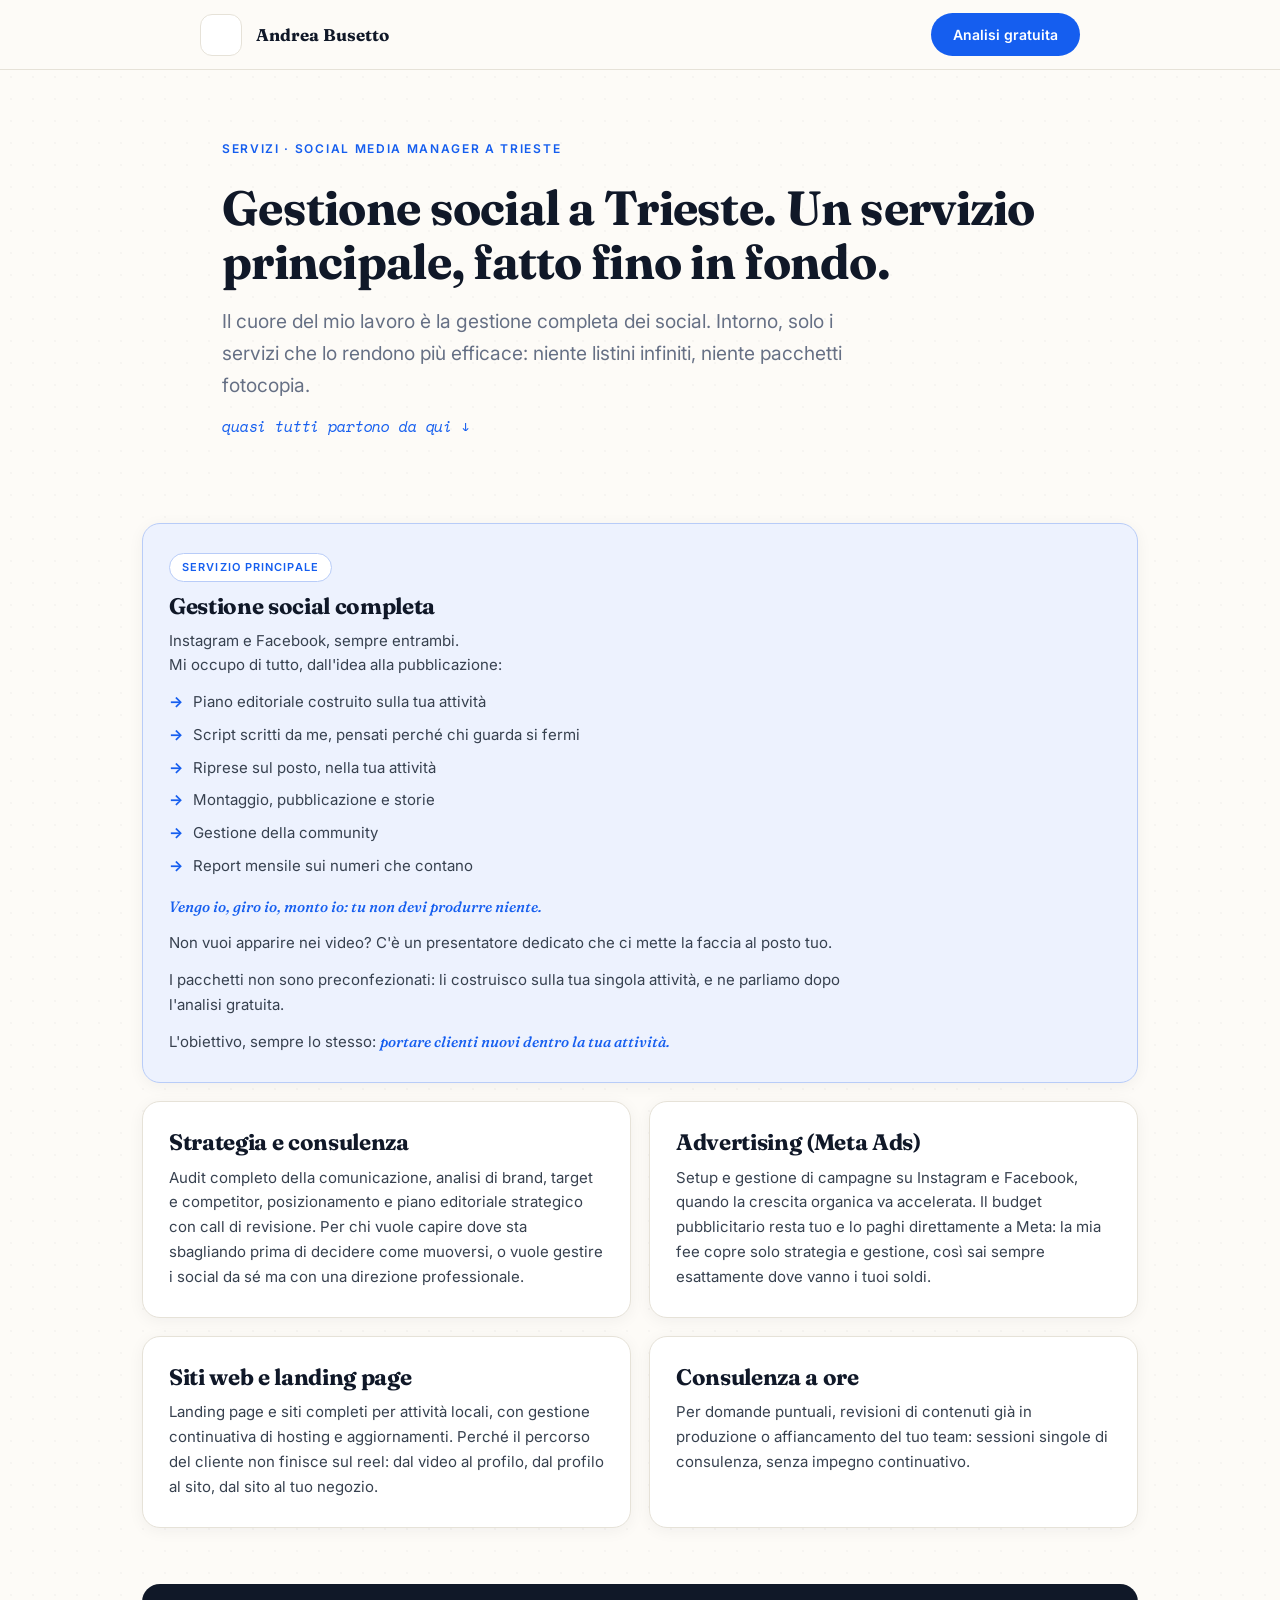
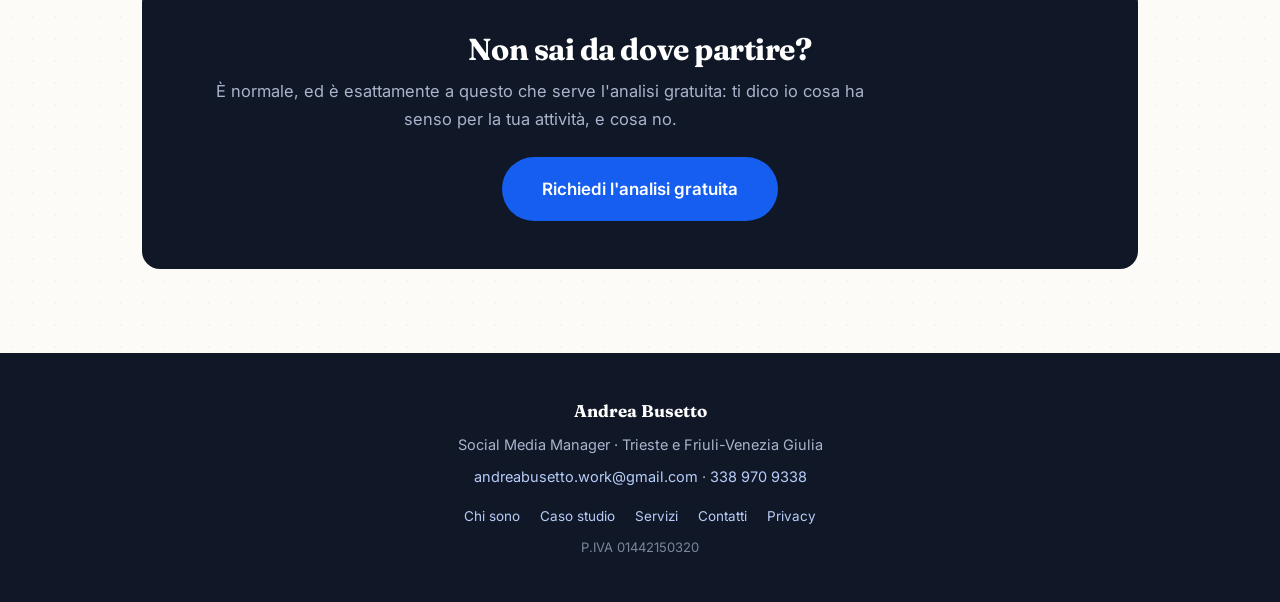
<file: servizi.html>
<!DOCTYPE html>
<html lang="it">
<head>
<meta charset="UTF-8">
<meta name="viewport" content="width=device-width, initial-scale=1.0">
<title>Servizi di Social Media Management a Trieste | Andrea Busetto</title>
<meta name="description" content="Gestione social completa per attività locali: contenuti, riprese sul posto, strategia e report. L'obiettivo è sempre lo stesso: portarti clienti nuovi.">
<link rel="canonical" href="https://www.andreabusetto.it/servizi.html">
<meta property="og:type" content="website">
<meta property="og:url" content="https://www.andreabusetto.it/servizi.html">
<meta property="og:title" content="Servizi — Andrea Busetto, Social Media Manager Trieste">
<meta property="og:description" content="Gestione social completa per attività locali: contenuti, riprese sul posto, strategia e report. L'obiettivo è sempre lo stesso: portarti clienti nuovi.">
<meta property="og:image" content="https://www.andreabusetto.it/og-image.png">
<meta property="og:image:width" content="600">
<meta property="og:image:height" content="600">
<meta property="og:locale" content="it_IT">
<meta property="og:site_name" content="Andrea Busetto">
<meta name="twitter:card" content="summary_large_image">
<meta name="twitter:title" content="Servizi — Andrea Busetto, Social Media Manager Trieste">
<meta name="twitter:description" content="Gestione social completa per attività locali: contenuti, riprese sul posto, strategia e report. L'obiettivo è sempre lo stesso: portarti clienti nuovi.">
<meta name="twitter:image" content="https://www.andreabusetto.it/og-image.png">
<link rel="icon" type="image/png" sizes="180x180" href="/favicon.png">
<link rel="apple-touch-icon" sizes="180x180" href="/favicon.png">
<link rel="shortcut icon" href="/favicon.png">

<link rel="stylesheet" href="fonts.css">
<link rel="stylesheet" href="styles.css">
</head>
<body>

<div class="drawer-overlay" id="drawer-overlay"></div>
<aside class="drawer" id="drawer" aria-hidden="true" aria-label="Menu">
  <div class="drawer-head">
    <a class="brand" href="index.html">Andrea Busetto</a>
    <button class="drawer-close" id="menu-close" aria-label="Chiudi menu">×</button>
  </div>
  <nav>
    <a href="index.html">Home</a>
    <a href="chi-sono.html">Chi sono</a>
    <a href="caso-studio.html">Caso studio Jerian</a>
    <a href="servizi.html" class="current">Servizi</a>
    <a href="contatti.html">Contatti</a>
  </nav>
  <div class="drawer-cta">
    <a class="btn" href="index.html#analisi">Richiedi l'analisi gratuita</a>
    <p>Gratuita e senza impegno</p>
  </div>
</aside>

<div class="topbar">
  <div class="container topbar-inner">
    <div class="topbar-left">
      <button class="menu-btn" id="menu-open" aria-label="Apri menu" aria-expanded="false" aria-controls="drawer">
        <span></span><span></span><span></span>
      </button>
      <a class="brand" href="index.html">Andrea Busetto</a>
    </div>
    <a class="btn" href="index.html#analisi">Analisi gratuita</a>
  </div>
</div>

<header class="page-hero">
  <div class="container">
    <span class="eyebrow">Servizi · Social Media Manager a Trieste</span>
    <h1>Gestione social a Trieste. Un servizio principale, fatto fino in fondo.</h1>
    <p class="lead">Il cuore del mio lavoro è la gestione completa dei social. Intorno, solo i servizi che lo rendono più efficace: niente listini infiniti, niente pacchetti fotocopia.</p>
    <p class="note" style="margin-top: 14px;">quasi tutti partono da qui ↓</p>
  </div>
</header>

<main class="page-body">
  <div class="container--wide">
    <div class="servizi-grid">

      <div class="servizio main reveal">
        <span class="badge">Servizio principale</span>
        <h3>Gestione social completa</h3>
        <p>Instagram e Facebook, sempre entrambi.<br>
Mi occupo di tutto, dall'idea alla pubblicazione:</p>
        <ul>
          <li>Piano editoriale costruito sulla tua attività</li>
          <li>Script scritti da me, pensati perché chi guarda si fermi</li>
          <li>Riprese sul posto, nella tua attività</li>
          <li>Montaggio, pubblicazione e storie</li>
          <li>Gestione della community</li>
          <li>Report mensile sui numeri che contano</li>
        </ul>
        <p><span class="em">Vengo io, giro io, monto io: tu non devi produrre niente.</span></p>
        <p>Non vuoi apparire nei video? C'è un presentatore dedicato che ci mette la faccia al posto tuo.</p>
        <p>I pacchetti non sono preconfezionati: li costruisco sulla tua singola attività, e ne parliamo dopo l'analisi gratuita.</p>
        <p>L'obiettivo, sempre lo stesso: <span class="em">portare clienti nuovi dentro la tua attività.</span></p>
      </div>

      <div class="servizio reveal">
        <h3>Strategia e consulenza</h3>
        <p>Audit completo della comunicazione, analisi di brand, target e competitor, posizionamento e piano editoriale strategico con call di revisione. Per chi vuole capire dove sta sbagliando prima di decidere come muoversi, o vuole gestire i social da sé ma con una direzione professionale.</p>
      </div>

      <div class="servizio reveal">
        <h3>Advertising (Meta Ads)</h3>
        <p>Setup e gestione di campagne su Instagram e Facebook, quando la crescita organica va accelerata. Il budget pubblicitario resta tuo e lo paghi direttamente a Meta: la mia fee copre solo strategia e gestione, così sai sempre esattamente dove vanno i tuoi soldi.</p>
      </div>

      <div class="servizio reveal">
        <h3>Siti web e landing page</h3>
        <p>Landing page e siti completi per attività locali, con gestione continuativa di hosting e aggiornamenti. Perché il percorso del cliente non finisce sul reel: dal video al profilo, dal profilo al sito, dal sito al tuo negozio.</p>
      </div>

      <div class="servizio reveal">
        <h3>Consulenza a ore</h3>
        <p>Per domande puntuali, revisioni di contenuti già in produzione o affiancamento del tuo team: sessioni singole di consulenza, senza impegno continuativo.</p>
      </div>

    </div>

    <div class="cta-banner">
      <h2>Non sai da dove partire?</h2>
      <p>È normale, ed è esattamente a questo che serve l'analisi gratuita: ti dico io cosa ha senso per la tua attività, e cosa no.</p>
      <a class="btn btn--big" href="index.html#analisi">Richiedi l'analisi gratuita</a>
    </div>
  </div>
</main>

<footer>
  <div class="container">
    <div class="name">Andrea Busetto</div>
    <div>Social Media Manager · Trieste e Friuli-Venezia Giulia</div>
    <div style="margin-top: 8px;">
      <a href="mailto:andreabusetto.work@gmail.com">andreabusetto.work@gmail.com</a> · <a href="tel:+393389709338">338 970 9338</a>
    </div>
    <nav>
      <a href="chi-sono.html">Chi sono</a>
      <a href="caso-studio.html">Caso studio</a>
      <a href="servizi.html">Servizi</a>
        <a href="contatti.html">Contatti</a>
      <a href="privacy.html">Privacy</a>
    </nav>
    <div class="piva">P.IVA 01442150320</div>
  </div>
</footer>

<script src="site.js"></script>
</body>
</html>
</file>
<file: fonts.css>
/* ═══ Font ospitati in locale, versione completa (identica a Google) ═══ */

@font-face {
  font-family: 'Fraunces';
  src: url('fonts/fraunces-var.woff2') format('woff2');
  font-weight: 100 900;
  font-style: normal;
  font-display: swap;
}
@font-face {
  font-family: 'Fraunces';
  src: url('fonts/fraunces-italic-var.woff2') format('woff2');
  font-weight: 100 900;
  font-style: italic;
  font-display: swap;
}

@font-face {
  font-family: 'Inter';
  src: url('fonts/inter-var.woff2') format('woff2');
  font-weight: 100 900;
  font-style: normal;
  font-display: swap;
}
@font-face {
  font-family: 'Inter';
  src: url('fonts/inter-italic-var.woff2') format('woff2');
  font-weight: 100 900;
  font-style: italic;
  font-display: swap;
}

@font-face {
  font-family: 'Space Mono';
  src: url('fonts/spacemono-400.woff2') format('woff2');
  font-weight: 400; font-style: normal; font-display: swap;
}
@font-face {
  font-family: 'Space Mono';
  src: url('fonts/spacemono-700.woff2') format('woff2');
  font-weight: 700; font-style: normal; font-display: swap;
}
@font-face {
  font-family: 'Space Mono';
  src: url('fonts/spacemono-italic-400.woff2') format('woff2');
  font-weight: 400; font-style: italic; font-display: swap;
}
@font-face {
  font-family: 'Space Mono';
  src: url('fonts/spacemono-italic-700.woff2') format('woff2');
  font-weight: 700; font-style: italic; font-display: swap;
}

/* il browser sceglie la forma ottica giusta per ogni dimensione, come su Google Fonts */
body { font-optical-sizing: auto; }
</file>
<file: styles.css>
/* ═══════════════════════════════════════════
   Andrea Busetto — Social Media Manager
   Stylesheet condiviso · palette blu editoriale
   ═══════════════════════════════════════════ */

:root {
  --blue: #155EEF;
  --blue-dark: #0E45B5;
  --ink: #101828;
  --ink-soft: #1A2540;
  --paper: #FDFBF7;
  --white: #FFFFFF;
  --blue-pale: #B8CCF8;
  --blue-tint: #EDF2FE;
  --muted: #667085;
  --muted-on-ink: #A9B4CC;
  --border: #E6E2D8;
  --radius-card: 18px;
}

*, *::before, *::after { box-sizing: border-box; margin: 0; padding: 0; }

html { scroll-behavior: smooth; }
@media (prefers-reduced-motion: reduce) {
  html { scroll-behavior: auto; }
  .reveal { opacity: 1 !important; transform: none !important; transition: none !important; }
  .drawer, .drawer-overlay { transition: none !important; }
}

body {
  font-family: 'Inter', sans-serif;
  background: var(--paper);
  color: var(--ink);
  line-height: 1.65;
  font-size: 16.5px;
  -webkit-font-smoothing: antialiased;
}

.container { max-width: 880px; margin: 0 auto; padding: 0 22px; }
.container--wide { max-width: 1040px; margin: 0 auto; padding: 0 22px; }

h1, h2, h3 {
  font-family: 'Fraunces', serif;
  line-height: 1.12;
  letter-spacing: -0.015em;
}
h1 { font-size: clamp(2.3rem, 6.5vw, 3.7rem); font-weight: 700; }
h2 { font-size: clamp(1.7rem, 4.5vw, 2.5rem); font-weight: 700; }
h3 { font-size: clamp(1.15rem, 3vw, 1.4rem); font-weight: 700; }

p { color: var(--muted); }
strong { color: var(--ink); font-weight: 600; }

.eyebrow {
  display: inline-block;
  font-size: 12px;
  font-weight: 600;
  letter-spacing: .14em;
  text-transform: uppercase;
  color: var(--blue);
  margin-bottom: 18px;
}

.section { padding: 84px 0; }
.section--ink { background: var(--ink); color: var(--white); }
.section--ink h1, .section--ink h2, .section--ink h3 { color: var(--white); }
.section--ink p { color: var(--muted-on-ink); }
.section--ink strong { color: var(--white); }
.section--tint { background: var(--blue-tint); }

.sec-head { text-align: center; max-width: 680px; margin: 0 auto; }
.sec-head p { margin-top: 14px; font-size: 1.05rem; }

/* ── BUTTONS ── */
.btn {
  display: inline-block;
  font-family: 'Inter', sans-serif;
  font-size: 16px;
  font-weight: 600;
  text-decoration: none;
  text-align: center;
  border-radius: 999px;
  padding: 16px 34px;
  background: var(--blue);
  color: #fff;
  border: none;
  cursor: pointer;
  transition: background .18s ease, transform .18s ease;
}
.btn:hover { background: var(--blue-dark); transform: translateY(-1px); }
.btn:focus-visible { outline: 3px solid var(--blue-pale); outline-offset: 2px; }
.btn--big { font-size: 17px; padding: 18px 40px; }
.btn--ghost {
  background: transparent;
  color: var(--blue);
  border: 1.5px solid var(--blue-pale);
}
.btn--ghost:hover { background: var(--blue-tint); }
.btn-note { font-size: 13.5px; color: var(--muted); margin-top: 12px; }

.link-arrow {
  color: var(--blue);
  font-weight: 600;
  text-decoration: none;
  font-size: 15.5px;
}
.link-arrow:hover { text-decoration: underline; }

/* ── TOP BAR ── */
.topbar {
  position: sticky;
  top: 0;
  z-index: 50;
  background: rgba(253, 251, 247, .92);
  backdrop-filter: blur(8px);
  border-bottom: 1px solid var(--border);
}
.topbar-inner {
  display: flex;
  align-items: center;
  justify-content: space-between;
  gap: 12px;
  padding: 13px 0;
}
.topbar-left { display: flex; align-items: center; gap: 14px; }
.topbar .brand {
  font-family: 'Fraunces', serif;
  font-weight: 700;
  font-size: 17px;
  color: var(--ink);
  text-decoration: none;
  white-space: nowrap;
}
.topbar .brand span { color: var(--blue); }
.topbar .btn { padding: 10px 22px; font-size: 14px; }

.menu-btn {
  display: inline-flex;
  flex-direction: column;
  justify-content: center;
  gap: 5px;
  width: 42px;
  height: 42px;
  padding: 0 9px;
  background: var(--white);
  border: 1px solid var(--border);
  border-radius: 12px;
  cursor: pointer;
}
.menu-btn span {
  display: block;
  height: 2px;
  border-radius: 2px;
  background: var(--ink);
}
.menu-btn:hover { border-color: var(--blue-pale); }
.menu-btn:focus-visible { outline: 3px solid var(--blue-pale); outline-offset: 2px; }

/* ── DRAWER ── */
.drawer-overlay {
  position: fixed;
  inset: 0;
  background: rgba(16, 24, 40, .5);
  opacity: 0;
  pointer-events: none;
  transition: opacity .25s ease;
  z-index: 90;
}
.drawer-overlay.open { opacity: 1; pointer-events: auto; }

.drawer {
  position: fixed;
  top: 0;
  left: 0;
  bottom: 0;
  width: min(320px, 84vw);
  background: var(--ink);
  transform: translateX(-100%);
  transition: transform .28s ease;
  z-index: 100;
  display: flex;
  flex-direction: column;
  padding: 26px 26px 30px;
  overflow-y: auto;
}
.drawer.open { transform: translateX(0); }

.drawer-head {
  display: flex;
  align-items: center;
  justify-content: space-between;
  margin-bottom: 34px;
}
.drawer-head .brand {
  font-family: 'Fraunces', serif;
  font-weight: 700;
  font-size: 17px;
  color: var(--white);
  text-decoration: none;
}
.drawer-head .brand span { color: var(--blue-pale); }
.drawer-close {
  background: none;
  border: none;
  color: var(--muted-on-ink);
  font-size: 26px;
  line-height: 1;
  cursor: pointer;
  padding: 4px 8px;
}
.drawer-close:hover { color: var(--white); }
.drawer-close:focus-visible { outline: 3px solid var(--blue-pale); outline-offset: 2px; border-radius: 8px; }

.drawer nav { display: flex; flex-direction: column; }
.drawer nav a {
  font-family: 'Fraunces', serif;
  font-weight: 600;
  font-size: 1.25rem;
  color: var(--white);
  text-decoration: none;
  padding: 13px 0;
  border-bottom: 1px solid rgba(184, 204, 248, .14);
}
.drawer nav a:hover { color: var(--blue-pale); }
.drawer nav a.current { color: var(--blue-pale); }
.drawer nav a.current::after { content: " ·"; }

.drawer-cta { margin-top: auto; padding-top: 30px; }
.drawer-cta .btn { width: 100%; }
.drawer-cta p {
  font-size: 13px;
  color: var(--muted-on-ink);
  text-align: center;
  margin-top: 12px;
}

/* ── HERO (home) ── */
.hero { padding: 76px 0 84px; text-align: center; }
.hero h1 { max-width: 780px; margin: 0 auto 26px; }
.hero .mark { position: relative; white-space: nowrap; }
.hero .mark svg {
  position: absolute;
  left: 0;
  bottom: -0.12em;
  width: 100%;
  height: 0.28em;
  overflow: visible;
}
.hero .mark svg path {
  fill: none;
  stroke: var(--blue);
  stroke-width: 7;
  stroke-linecap: round;
  opacity: .85;
}
.hero .sub {
  max-width: 620px;
  margin: 0 auto 30px;
  font-size: clamp(1.05rem, 2.5vw, 1.2rem);
}
.hero .proof {
  display: inline-block;
  background: var(--white);
  border: 1px solid var(--blue-pale);
  border-radius: 999px;
  padding: 11px 22px;
  font-size: 14.5px;
  font-weight: 500;
  color: var(--ink);
  margin-bottom: 34px;
}
.hero .proof b { color: var(--blue); font-weight: 700; }

/* ── PROBLEMA ── */
.problema { padding-top: 0; }
.problema-card {
  background: var(--white);
  border: 1px solid var(--border);
  border-radius: var(--radius-card);
  padding: clamp(30px, 5vw, 52px);
}
.problema-card p { margin-bottom: 18px; font-size: 1.05rem; }
.problema-card p:last-of-type { margin-bottom: 0; }
.claim {
  font-family: 'Fraunces', serif;
  font-weight: 700;
  font-size: clamp(1.25rem, 3.4vw, 1.7rem);
  color: var(--ink);
  line-height: 1.25;
  margin-top: 26px;
  padding-top: 26px;
  border-top: 1px solid var(--border);
}
.claim span { color: var(--blue); }

/* ── COME LAVORO ── */
.steps {
  display: grid;
  grid-template-columns: repeat(3, 1fr);
  gap: 18px;
  margin-top: 44px;
}
.step {
  background: var(--white);
  border: 1px solid var(--border);
  border-radius: var(--radius-card);
  padding: 28px 26px;
}
.step .n {
  font-family: 'Fraunces', serif;
  font-weight: 700;
  font-size: 15px;
  color: var(--blue);
  display: inline-block;
  margin-bottom: 12px;
}
.step h3 { margin-bottom: 10px; font-size: 1.2rem; }
.step p { font-size: 15px; }

/* ── STRISCIA PROVA (home) ── */
.prova-strip { text-align: center; }
.prova-mults {
  display: grid;
  grid-template-columns: repeat(3, 1fr);
  gap: 16px;
  max-width: 720px;
  margin: 40px auto 30px;
}
.prova-mult .big {
  font-family: 'Fraunces', serif;
  font-weight: 700;
  font-size: clamp(2.2rem, 7vw, 3.6rem);
  color: #5B8DF7;
  line-height: 1;
  display: block;
}
.prova-mult .lbl {
  font-size: 13.5px;
  color: var(--muted-on-ink);
  margin-top: 8px;
  display: block;
}
.prova-quote {
  max-width: 620px;
  margin: 0 auto 26px;
  font-style: italic;
  font-size: 1rem;
  color: #E7ECF7;
}
.prova-quote cite {
  display: block;
  font-style: normal;
  font-size: 14px;
  font-weight: 600;
  color: var(--blue-pale);
  margin-top: 10px;
}

/* ── PER CHI (home) ── */
.fit-card {
  background: var(--white);
  border: 1px solid var(--border);
  border-top: 4px solid var(--blue);
  border-radius: var(--radius-card);
  padding: 30px 28px;
  max-width: 640px;
  margin: 40px auto 0;
}
.fit-card h3 { margin-bottom: 16px; }
.fit-card ul { list-style: none; }
.fit-card li {
  position: relative;
  padding-left: 28px;
  margin-bottom: 13px;
  font-size: 15.5px;
  color: var(--muted);
}
.fit-card li::before {
  content: "→";
  position: absolute;
  left: 0;
  top: 0;
  font-weight: 700;
  color: var(--blue);
}
.chiusura {
  text-align: center;
  margin-top: 30px;
  font-size: 1.02rem;
  color: var(--ink);
  font-weight: 500;
}

/* ── FORM ── */
.form-card {
  background: var(--white);
  border: 1.5px solid var(--blue-pale);
  border-radius: var(--radius-card);
  padding: clamp(28px, 5vw, 48px);
  max-width: 640px;
  margin: 40px auto 0;
}
.field { margin-bottom: 18px; }
.field label {
  display: block;
  font-size: 14px;
  font-weight: 600;
  color: var(--ink);
  margin-bottom: 7px;
}
.field label .opt { font-weight: 400; color: var(--muted); }
.field input, .field textarea {
  width: 100%;
  font-family: 'Inter', sans-serif;
  font-size: 15.5px;
  color: var(--ink);
  background: var(--paper);
  border: 1px solid var(--border);
  border-radius: 12px;
  padding: 14px 16px;
  transition: border-color .15s ease, box-shadow .15s ease;
}
.field input:focus, .field textarea:focus {
  outline: none;
  border-color: var(--blue);
  box-shadow: 0 0 0 3px rgba(21, 94, 239, .14);
}
.field textarea { resize: vertical; min-height: 100px; }
.form-card .btn { width: 100%; margin-top: 6px; }
.form-contatti { text-align: center; font-size: 14px; margin-top: 18px; }
.form-contatti a { color: var(--blue); font-weight: 500; text-decoration: none; }
.form-contatti a:hover { text-decoration: underline; }
.form-msg {
  display: none;
  text-align: center;
  font-size: 15px;
  font-weight: 500;
  border-radius: 12px;
  padding: 14px;
  margin-top: 16px;
}
.form-msg.ok { display: block; background: var(--blue-tint); color: var(--blue-dark); }
.form-msg.err { display: block; background: #FDECEC; color: #B42318; }

/* ── FAQ ── */
.faq-list { max-width: 720px; margin: 40px auto 0; }
.faq-item {
  background: var(--white);
  border: 1px solid var(--border);
  border-radius: 14px;
  margin-bottom: 12px;
  overflow: hidden;
}
.faq-item summary {
  list-style: none;
  cursor: pointer;
  display: flex;
  align-items: center;
  justify-content: space-between;
  gap: 14px;
  padding: 19px 22px;
  font-family: 'Fraunces', serif;
  font-weight: 600;
  font-size: 1.02rem;
  color: var(--ink);
}
.faq-item summary::-webkit-details-marker { display: none; }
.faq-item summary::after {
  content: "+";
  font-family: 'Inter', sans-serif;
  font-weight: 400;
  font-size: 22px;
  color: var(--blue);
  flex-shrink: 0;
  transition: transform .18s ease;
}
.faq-item[open] summary::after { transform: rotate(45deg); }
.faq-item .faq-body { padding: 0 22px 20px; font-size: 15px; }

/* ── PAGINE INTERNE ── */
.page-hero { padding: 64px 0 30px; }
.page-hero h1 { font-size: clamp(2rem, 5.5vw, 3rem); margin-top: 4px; }
.page-hero .lead {
  max-width: 660px;
  margin-top: 18px;
  font-size: clamp(1.05rem, 2.4vw, 1.2rem);
}
.page-body { padding: 20px 0 84px; }
.page-body h2 { margin: 44px 0 16px; font-size: clamp(1.4rem, 3.4vw, 1.9rem); }
.page-body p { margin-bottom: 16px; max-width: 700px; color: #37414F; }
.page-body ul { margin: 0 0 16px 22px; color: #37414F; max-width: 680px; }
.page-body li { margin-bottom: 8px; }
.page-body .lead { color: #4A5462; }

/* Caso studio (pagina) */
.fase { margin-bottom: 34px; }
.fase-label {
  font-family: 'Fraunces', serif;
  font-weight: 600;
  font-size: 14px;
  letter-spacing: .08em;
  text-transform: uppercase;
  color: var(--blue);
  margin-bottom: 8px;
}
.fase h3 { margin-bottom: 10px; }
.fase .mult {
  font-family: 'Fraunces', serif;
  font-weight: 700;
  font-size: clamp(2.6rem, 8vw, 4.2rem);
  color: #AFC7F8;
  line-height: 1;
  display: block;
  margin: 6px 0 10px;
}
.fase--salto .mult { color: var(--blue); }

.stats-wrap {
  background: var(--ink-soft);
  border: 1px solid rgba(184, 204, 248, .22);
  border-radius: var(--radius-card);
  padding: clamp(20px, 4vw, 36px);
  margin: 44px 0 14px;
}
.stats-title {
  font-size: 13px;
  font-weight: 600;
  letter-spacing: .1em;
  text-transform: uppercase;
  color: var(--muted-on-ink);
  margin-bottom: 18px;
}
.stat-row {
  display: grid;
  grid-template-columns: 1.4fr 1fr 1fr .8fr;
  gap: 8px;
  align-items: baseline;
  padding: 12px 0;
  border-bottom: 1px solid rgba(184, 204, 248, .14);
  font-size: 15px;
}
.stat-row:last-child { border-bottom: none; }
.stat-row.head {
  font-size: 12px;
  font-weight: 600;
  letter-spacing: .08em;
  text-transform: uppercase;
  color: var(--muted-on-ink);
}
.stat-row .lbl { color: var(--muted-on-ink); }
.stat-row .f1 { color: var(--muted-on-ink); font-variant-numeric: tabular-nums; }
.stat-row .f2 { color: var(--white); font-weight: 600; font-variant-numeric: tabular-nums; }
.stat-row .mx {
  font-family: 'Fraunces', serif;
  font-weight: 700;
  font-size: clamp(1.15rem, 3vw, 1.5rem);
  color: #5B8DF7;
  text-align: right;
}
.stat-row .mx.same {
  font-family: 'Inter', sans-serif;
  font-weight: 500;
  font-size: 13px;
  color: var(--muted-on-ink);
  font-style: italic;
}
.stats-note { font-size: 15px; margin-top: 18px; }

.simbolo {
  background: #FFF6DF;
  border-left: 4px solid #F2C14E;
  border-radius: 0 14px 14px 0;
  padding: 24px 28px;
  margin: 38px 0;
  rotate: -.4deg;
}
.simbolo h3 { font-size: 1.1rem; margin-bottom: 8px; color: var(--ink); }
.simbolo p { font-size: 15px; margin: 0; color: #6b5d3a; }
.simbolo .nums { color: #A5731A; font-weight: 600; }

.quote {
  margin: 48px 0 38px;
  padding: clamp(26px, 4vw, 40px);
  background: var(--white);
  border-radius: var(--radius-card);
  border: 1px solid var(--border);
  box-shadow: 0 3px 18px rgba(16, 24, 40, .06);
  rotate: .5deg;
  position: relative;
}
.quote::before {
  content: "\201C";
  position: absolute;
  top: -8px;
  left: 22px;
  font-family: 'Fraunces', serif;
  font-size: 5rem;
  font-weight: 700;
  color: var(--blue-pale);
  line-height: 1;
}
.quote blockquote {
  font-size: 1.02rem;
  color: #3a4358;
  font-style: italic;
  line-height: 1.75;
}
.quote cite {
  display: block;
  margin-top: 18px;
  font-style: normal;
  font-family: 'Space Mono', monospace;
  font-weight: 700;
  font-size: .92rem;
  color: var(--blue);
}

/* Chi sono */
.bio-grid {
  display: grid;
  grid-template-columns: 240px 1fr;
  gap: 36px;
  align-items: start;
  margin-top: 20px;
}
.bio-photo {
  width: 100%;
  aspect-ratio: 4 / 5;
  border-radius: var(--radius-card);
  background: var(--blue-tint);
  border: 1px solid var(--blue-pale);
  display: flex;
  align-items: center;
  justify-content: center;
  text-align: center;
  font-size: 13.5px;
  color: var(--muted);
  padding: 16px;
  overflow: hidden;
}
.bio-photo img { width: 100%; height: 100%; object-fit: cover; border-radius: inherit; }

/* Servizi */
.servizi-grid {
  display: grid;
  grid-template-columns: 1fr 1fr;
  gap: 18px;
  margin-top: 36px;
}
.servizio {
  background: var(--white);
  border: 1px solid var(--border);
  border-radius: var(--radius-card);
  padding: 28px 26px;
}
.servizio.main {
  grid-column: 1 / -1;
  border: 1.5px solid var(--blue-pale);
  background: var(--blue-tint);
}
.servizio h3 { margin-bottom: 10px; }
.servizio p { font-size: 15px; margin-bottom: 0; }
.servizio .badge {
  display: inline-block;
  font-size: 11px;
  font-weight: 600;
  letter-spacing: .1em;
  text-transform: uppercase;
  color: var(--blue);
  background: var(--white);
  border: 1px solid var(--blue-pale);
  border-radius: 999px;
  padding: 4px 12px;
  margin-bottom: 12px;
}

/* Contenuti */
.reel-grid {
  display: grid;
  grid-template-columns: repeat(3, 1fr);
  gap: 16px;
  margin-top: 36px;
}
.reel-slot {
  aspect-ratio: 4 / 5;
  border-radius: var(--radius-card);
  background: var(--white);
  border: 1px dashed var(--blue-pale);
  display: flex;
  align-items: center;
  justify-content: center;
  text-align: center;
  font-size: 13.5px;
  color: var(--muted);
  padding: 16px;
  overflow: hidden;
}
.reel-slot video, .reel-slot iframe { width: 100%; height: 100%; object-fit: cover; border: none; border-radius: inherit; }

/* Contatti */
.contatti-grid {
  display: grid;
  grid-template-columns: 1fr 1fr;
  gap: 18px;
  margin-top: 36px;
  max-width: 720px;
}
.contatto-card {
  background: var(--white);
  border: 1px solid var(--border);
  border-radius: var(--radius-card);
  padding: 26px 24px;
  text-align: center;
}
.contatto-card .lbl {
  font-size: 12px;
  font-weight: 600;
  letter-spacing: .12em;
  text-transform: uppercase;
  color: var(--muted);
  margin-bottom: 8px;
}
.contatto-card a {
  font-family: 'Fraunces', serif;
  font-weight: 600;
  font-size: 1.05rem;
  color: var(--blue);
  text-decoration: none;
  word-break: break-word;
}
.contatto-card a:hover { text-decoration: underline; }

/* CTA banner (pagine interne) */
.cta-banner {
  background: var(--ink);
  border-radius: var(--radius-card);
  padding: clamp(30px, 5vw, 48px);
  text-align: center;
  margin-top: 56px;
}
.cta-banner h2 { color: var(--white); margin: 0 0 12px; }
.cta-banner p { color: var(--muted-on-ink); margin-bottom: 24px; }

/* ── FOOTER ── */
footer {
  background: var(--ink);
  color: var(--muted-on-ink);
  padding: 44px 0;
  text-align: center;
  font-size: 14.5px;
}
footer .name {
  font-family: 'Fraunces', serif;
  font-weight: 700;
  font-size: 17px;
  color: var(--white);
  margin-bottom: 8px;
}
footer a { color: var(--blue-pale); text-decoration: none; }
footer a:hover { text-decoration: underline; }
footer .piva { margin-top: 10px; font-size: 13px; opacity: .7; }
footer nav { margin-top: 16px; display: flex; flex-wrap: wrap; justify-content: center; gap: 8px 20px; font-size: 13.5px; }

/* ── REVEAL ── */
.reveal {
  opacity: 0;
  transform: translateY(18px);
  transition: opacity .55s ease, transform .55s ease;
}
.reveal.in { opacity: 1; transform: translateY(0); }

/* ── RESPONSIVE ── */
@media (max-width: 760px) {
  .section { padding: 64px 0; }
  .hero { padding: 52px 0 66px; }
  .steps { grid-template-columns: 1fr; }
  .prova-mults { grid-template-columns: 1fr 1fr 1fr; gap: 8px; }
  .stat-row { grid-template-columns: 1.3fr .9fr .9fr .7fr; font-size: 13.5px; }
  .stat-row.head { font-size: 10.5px; }
  .bio-grid { grid-template-columns: 1fr; }
  .bio-photo { max-width: 260px; }
  .servizi-grid { grid-template-columns: 1fr; }
  .reel-grid { grid-template-columns: 1fr 1fr; }
  .contatti-grid { grid-template-columns: 1fr; }
  .topbar .brand { font-size: 15px; }
}


/* ═══════════════════════════════
   TOCCO UMANO — dettagli grafici
   ═══════════════════════════════ */

/* fondo carta: grana leggerissima */
body {
  background-image: radial-gradient(rgba(16, 24, 40, .028) 1px, transparent 1px);
  background-size: 22px 22px;
}

/* ombre morbide sulle card */
.problema-card, .step, .fit-card, .form-card, .servizio, .faq-item, .contatto-card {
  box-shadow: 0 3px 16px rgba(16, 24, 40, .05);
}

/* annotazioni in stile appunti di sceneggiatura */
.note {
  font-family: 'Space Mono', monospace;
  font-style: italic;
  font-size: .95rem;
  color: var(--blue);
  line-height: 1.45;
  letter-spacing: -.01em;
}
.note--on-ink { color: #F5D780; }

/* ghirigoro divisore */
.squiggle {
  display: block;
  width: 130px;
  margin: 14px auto 0;
}
.squiggle path {
  fill: none;
  stroke: var(--blue-pale);
  stroke-width: 3.5;
  stroke-linecap: round;
}

/* inclinazioni leggere */
.tilt-a { rotate: -1deg; }
.tilt-b { rotate: .8deg; }
.tilt-c { rotate: -.5deg; }

/* sottolineatura corta sotto i titoli delle pagine interne */
.page-body h2 {
  position: relative;
  padding-bottom: 12px;
}
.page-body h2::after {
  content: "";
  position: absolute;
  left: 0;
  bottom: 0;
  width: 54px;
  height: 4px;
  border-radius: 4px;
  background: var(--blue-pale);
}

/* timeline del caso studio */
.timeline { position: relative; padding-left: 36px; margin-top: 10px; }
.timeline::before {
  content: "";
  position: absolute;
  left: 10px;
  top: 8px;
  bottom: 8px;
  width: 3px;
  border-radius: 3px;
  background: var(--blue-pale);
}
.t-item { position: relative; margin-bottom: 40px; }
.t-item::before {
  content: "";
  position: absolute;
  left: -33px;
  top: 5px;
  width: 14px;
  height: 14px;
  border-radius: 50%;
  background: var(--white);
  border: 4px solid var(--blue-pale);
}
.t-item.salto::before { border-color: var(--blue); }

/* foto polaroid (chi sono) */
.bio-photo {
  background: var(--white);
  border: 1px solid var(--border);
  padding: 12px 12px 40px;
  border-radius: 6px;
  box-shadow: 0 6px 22px rgba(16, 24, 40, .1);
  rotate: -1.6deg;
  aspect-ratio: auto;
  position: relative;
}
.bio-photo::before {
  content: "";
  position: absolute;
  top: -14px;
  left: 50%;
  translate: -50% 0;
  rotate: -3deg;
  width: 96px;
  height: 28px;
  background: rgba(242, 193, 78, .45);
  border-radius: 3px;
}
.bio-photo .ph {
  aspect-ratio: 4 / 5;
  background: var(--blue-tint);
  border-radius: 4px;
  display: flex;
  align-items: center;
  justify-content: center;
  text-align: center;
  font-size: 13px;
  color: var(--muted);
  padding: 14px;
  overflow: hidden;
}
.bio-photo .ph img { width: 100%; height: 100%; object-fit: cover; border-radius: inherit; }
.bio-photo .didascalia {
  position: absolute;
  left: 0;
  right: 0;
  bottom: 10px;
  text-align: center;
  font-family: 'Space Mono', monospace;
  font-style: italic;
  font-size: .8rem;
  color: var(--muted);
}

/* la lavagna dei numeri resta scura anche su pagina chiara */
.stats-wrap { box-shadow: 0 8px 28px rgba(16, 24, 40, .18); rotate: -.3deg; }
.stats-note { color: var(--muted); }
.stats-note strong { color: var(--ink); }

/* slot reel: cornici da bacheca */
.reel-slot { box-shadow: 0 3px 14px rgba(16, 24, 40, .05); }
.reel-grid .reel-slot:nth-child(3n+1) { rotate: -1deg; }
.reel-grid .reel-slot:nth-child(3n+2) { rotate: .7deg; }
.reel-grid .reel-slot:nth-child(3n) { rotate: -.4deg; }

/* freccine dei mult sulla home */
.prova-mult { rotate: -1deg; }
.prova-mult:nth-child(2) { rotate: 1deg; }
.prova-mult:nth-child(3) { rotate: -.6deg; }

/* niente sottolineatura sui titoli dentro i banner CTA */
.cta-banner h2 { padding-bottom: 0; }
.cta-banner h2::after { display: none; }

/* ═══════════════════════════════
   B + E + G — numeri, sticker, telefono
   ═══════════════════════════════ */

/* G — hero a due colonne con telefono */
.hero--split { text-align: left; }
.hero-grid {
  display: grid;
  grid-template-columns: 1.1fr .9fr;
  gap: clamp(30px, 5vw, 64px);
  align-items: center;
}
.hero--split h1 { margin: 0 0 26px; }
.hero--split .sub { margin: 0 0 30px; }
.hero-phone {
  display: flex;
  flex-direction: column;
  align-items: center;
  gap: 16px;
  justify-self: center;
}
.phone {
  width: min(248px, 62vw);
  aspect-ratio: 9 / 19;
  background: var(--ink);
  border-radius: 40px;
  padding: 11px;
  box-shadow: 0 20px 48px rgba(16, 24, 40, .22);
  rotate: 2deg;
  position: relative;
}
.phone-notch {
  position: absolute;
  top: 21px;
  left: 50%;
  translate: -50% 0;
  width: 72px;
  height: 8px;
  background: rgba(255, 255, 255, .18);
  border-radius: 8px;
  z-index: 2;
}
.phone-screen {
  width: 100%;
  height: 100%;
  border-radius: 30px;
  overflow: hidden;
  background: var(--blue-tint);
  display: flex;
  flex-direction: column;
  align-items: center;
  justify-content: center;
  gap: 12px;
  text-align: center;
  padding: 18px;
}
.phone-screen video { width: 100%; height: 100%; object-fit: cover; }
.phone-screen .play {
  width: 54px;
  height: 54px;
  border-radius: 50%;
  background: var(--blue);
  display: flex;
  align-items: center;
  justify-content: center;
  box-shadow: 0 6px 18px rgba(21, 94, 239, .35);
}
.phone-screen .ph-txt { font-size: 12.5px; color: var(--muted); line-height: 1.5; }

@media (max-width: 860px) {
  .hero--split { text-align: center; }
  .hero-grid { grid-template-columns: 1fr; gap: 40px; }
  .hero--split h1 { margin: 0 auto 26px; }
  .hero--split .sub { margin: 0 auto 30px; }
}

/* E — sticker adesivi (usati con parsimonia: 3 in tutto il sito) */
.stick-wrap { position: relative; display: inline-block; }
.sticker {
  position: absolute;
  font-family: 'Space Mono', monospace;
  font-weight: 700;
  font-size: 11px;
  letter-spacing: .04em;
  padding: 6px 13px;
  border-radius: 999px;
  white-space: nowrap;
  box-shadow: 0 3px 10px rgba(16, 24, 40, .16);
  z-index: 3;
}
.sticker--blue { background: var(--blue); color: #fff; border: 2px solid var(--blue-dark); }
.sticker--ghost { background: var(--paper); color: var(--blue-dark); border: 2px solid var(--blue); }
.stats-wrap { position: relative; }
.reel-grid { position: relative; }


/* ═══ FRAUNCES — corsivi di enfasi ═══ */
.em {
  font-family: 'Fraunces', serif;
  font-style: italic;
  font-weight: 500;
  color: var(--blue);
}

/* ═══ NUOVA SEZIONE PROVA (home, chiara) ═══ */
.prova2-grid {
  display: grid;
  grid-template-columns: .9fr 1.1fr;
  gap: clamp(28px, 4vw, 56px);
  align-items: center;
  margin-top: 48px;
}
.board {
  background: var(--ink);
  border-radius: var(--radius-card);
  padding: 26px 26px 20px;
  rotate: -1.3deg;
  box-shadow: 0 16px 36px rgba(16, 24, 40, .2);
}
.board-title {
  font-family: 'Space Mono', monospace;
  font-size: 11px;
  letter-spacing: .08em;
  text-transform: uppercase;
  color: var(--muted-on-ink);
  margin-bottom: 12px;
}
.board-row {
  display: flex;
  justify-content: space-between;
  align-items: baseline;
  gap: 12px;
  padding: 10px 0;
  border-bottom: 1px solid rgba(184, 204, 248, .14);
}
.board-row:last-of-type { border-bottom: none; }
.board-row .l { font-size: 14px; color: var(--muted-on-ink); }
.board-row .v {
  font-family: 'Fraunces', serif;
  font-weight: 700;
  font-size: 1.65rem;
  color: #5B8DF7;
  font-variant-numeric: tabular-nums;
}
.board-foot {
  margin-top: 10px;
  padding-top: 12px;
  border-top: 1px dashed rgba(184, 204, 248, .28);
  font-family: 'Space Mono', monospace;
  font-style: italic;
  font-size: 12px;
  color: var(--muted-on-ink);
  line-height: 1.5;
}
.prova2-text h3 { margin-bottom: 12px; }
.prova2-text > p { font-size: 1.02rem; }
.prova2-quote {
  border-left: 3px solid var(--blue-pale);
  padding: 4px 0 4px 18px;
  margin: 20px 0;
  font-style: italic;
  color: #3a4358;
  font-size: .98rem;
  line-height: 1.65;
}
.prova2-quote cite {
  display: block;
  font-style: normal;
  font-family: 'Space Mono', monospace;
  font-weight: 700;
  font-size: .85rem;
  color: var(--blue);
  margin-top: 8px;
}
@media (max-width: 860px) {
  .prova2-grid { grid-template-columns: 1fr; }
  .board { max-width: 440px; margin: 0 auto; }
}

/* ═══ Fascia loghi collaborazioni ═══ */
.loghi { text-align: center; }
.loghi-title {
  font-family: 'Space Mono', monospace;
  font-size: 12px;
  font-weight: 700;
  letter-spacing: .1em;
  text-transform: uppercase;
  color: var(--blue);
  margin-bottom: 26px;
}
.loghi-row {
  display: flex;
  flex-wrap: wrap;
  align-items: center;
  justify-content: center;
  gap: clamp(24px, 5vw, 56px);
}
.logo-item {
  position: relative;
  display: flex;
  align-items: center;
  justify-content: center;
  height: 64px;
}
.logo-item img {
  max-height: 100%;
  max-width: 170px;
  width: auto;
  object-fit: contain;
}
.logo-item .logo-color {
  position: absolute;
  top: 0; left: 50%;
  translate: -50% 0;
  height: 100%;
  opacity: 0;
  transition: opacity .25s ease;
  pointer-events: none;
}
.logo-item .logo-grey {
  opacity: .7;
  transition: opacity .25s ease;
}
.logo-item:hover .logo-color { opacity: 1; }
.logo-item:hover .logo-grey { opacity: 0; }
/* su touch (niente hover): mostra direttamente i colori */
@media (hover: none) {
  .logo-item .logo-color { opacity: 1; }
  .logo-item .logo-grey { opacity: 0; }
}
/* segnaposto testuale finché non carichi i file logo */
.logo-ph {
  font-family: 'Fraunces', serif;
  font-weight: 600;
  font-size: 1.15rem;
  color: var(--muted);
  border: 1px dashed var(--border);
  border-radius: 10px;
  padding: 14px 22px;
}

/* ═══ Consenso privacy nel form ═══ */
.field-consent {
  display: flex;
  align-items: flex-start;
  gap: 10px;
  margin: 4px 0 20px;
}
.field-consent input[type="checkbox"] {
  width: 18px;
  height: 18px;
  margin-top: 3px;
  flex-shrink: 0;
  accent-color: var(--blue);
  cursor: pointer;
}
.field-consent label {
  font-size: 13px;
  color: var(--muted);
  line-height: 1.5;
  margin: 0;
  font-weight: 400;
}
.field-consent a { color: var(--blue); text-decoration: underline; }

/* ═══ Pagina privacy ═══ */
.legal { max-width: 720px; }
.legal h2 { font-size: clamp(1.3rem, 3vw, 1.7rem); margin: 34px 0 12px; }
.legal p, .legal li { font-size: 15px; color: var(--muted); }
.legal ul { margin: 0 0 16px 22px; }
.legal li { margin-bottom: 7px; }
.legal .updated { font-family: 'Space Mono', monospace; font-size: 12px; color: var(--muted); margin-top: 4px; }

/* ═══ HERO impilato (video sotto il titolo) ═══ */
.hero--stack { text-align: center; }
.hero--stack .container { display: flex; flex-direction: column; align-items: center; }
.hero--stack h1 { max-width: 760px; margin: 0 auto 32px; }
.hero--stack .hero-phone { margin: 0 auto 32px; }
.hero--stack .sub--wide { max-width: 620px; margin: 0 auto 24px; }
.hero--stack .stick-wrap { display: inline-block; }
.hero--stack .phone { rotate: 0deg; }

/* ═══ HERO: video orizzontale al posto del telefono ═══ */
.hero-video {
  width: min(640px, 100%);
  margin: 0 auto 32px;
}
.hero-video .frame {
  aspect-ratio: 16 / 9;
  background: var(--ink);
  border-radius: 16px;
  overflow: hidden;
  box-shadow: 0 18px 44px rgba(16, 24, 40, .2);
  display: flex;
  align-items: center;
  justify-content: center;
  flex-direction: column;
  gap: 12px;
  padding: 18px;
  text-align: center;
}
.hero-video .frame video {
  width: 100%;
  height: 100%;
  object-fit: cover;
  border-radius: inherit;
}
.hero-video .play {
  width: 58px;
  height: 58px;
  border-radius: 50%;
  background: var(--blue);
  display: flex;
  align-items: center;
  justify-content: center;
  box-shadow: 0 6px 18px rgba(21, 94, 239, .4);
}
.hero-video .ph-txt {
  font-size: 13px;
  color: var(--muted-on-ink);
  line-height: 1.5;
}

/* ═══ Lista puntata dentro la card servizio principale ═══ */
.servizio ul {
  list-style: none;
  margin: 12px 0 16px;
}
.servizio li {
  position: relative;
  padding-left: 24px;
  margin-bottom: 8px;
  font-size: 15px;
  color: #37414F;
}
.servizio li::before {
  content: "→";
  position: absolute;
  left: 0;
  top: 0;
  color: var(--blue);
  font-weight: 700;
}
.servizio.main p { margin-bottom: 12px; }
.servizio.main p:last-child { margin-bottom: 0; }

/* ═══ HERO pulito (senza media) ═══ */
.hero--clean { text-align: center; padding: 72px 0 84px; }
.hero--clean .container { display: flex; flex-direction: column; align-items: center; }
.hero--clean h1 { max-width: 780px; margin: 0 auto 22px; }
.hero--clean .sub--wide { max-width: 560px; margin: 0 auto; font-size: clamp(1.05rem, 2.4vw, 1.22rem); }
.hero--clean .stick-wrap { display: inline-block; }
/* corsivo blu che funziona anche dentro un titolo grande */
.em--title { font-weight: 600; }
@media (max-width: 760px) { .hero--clean { padding: 52px 0 64px; } }
</file>
